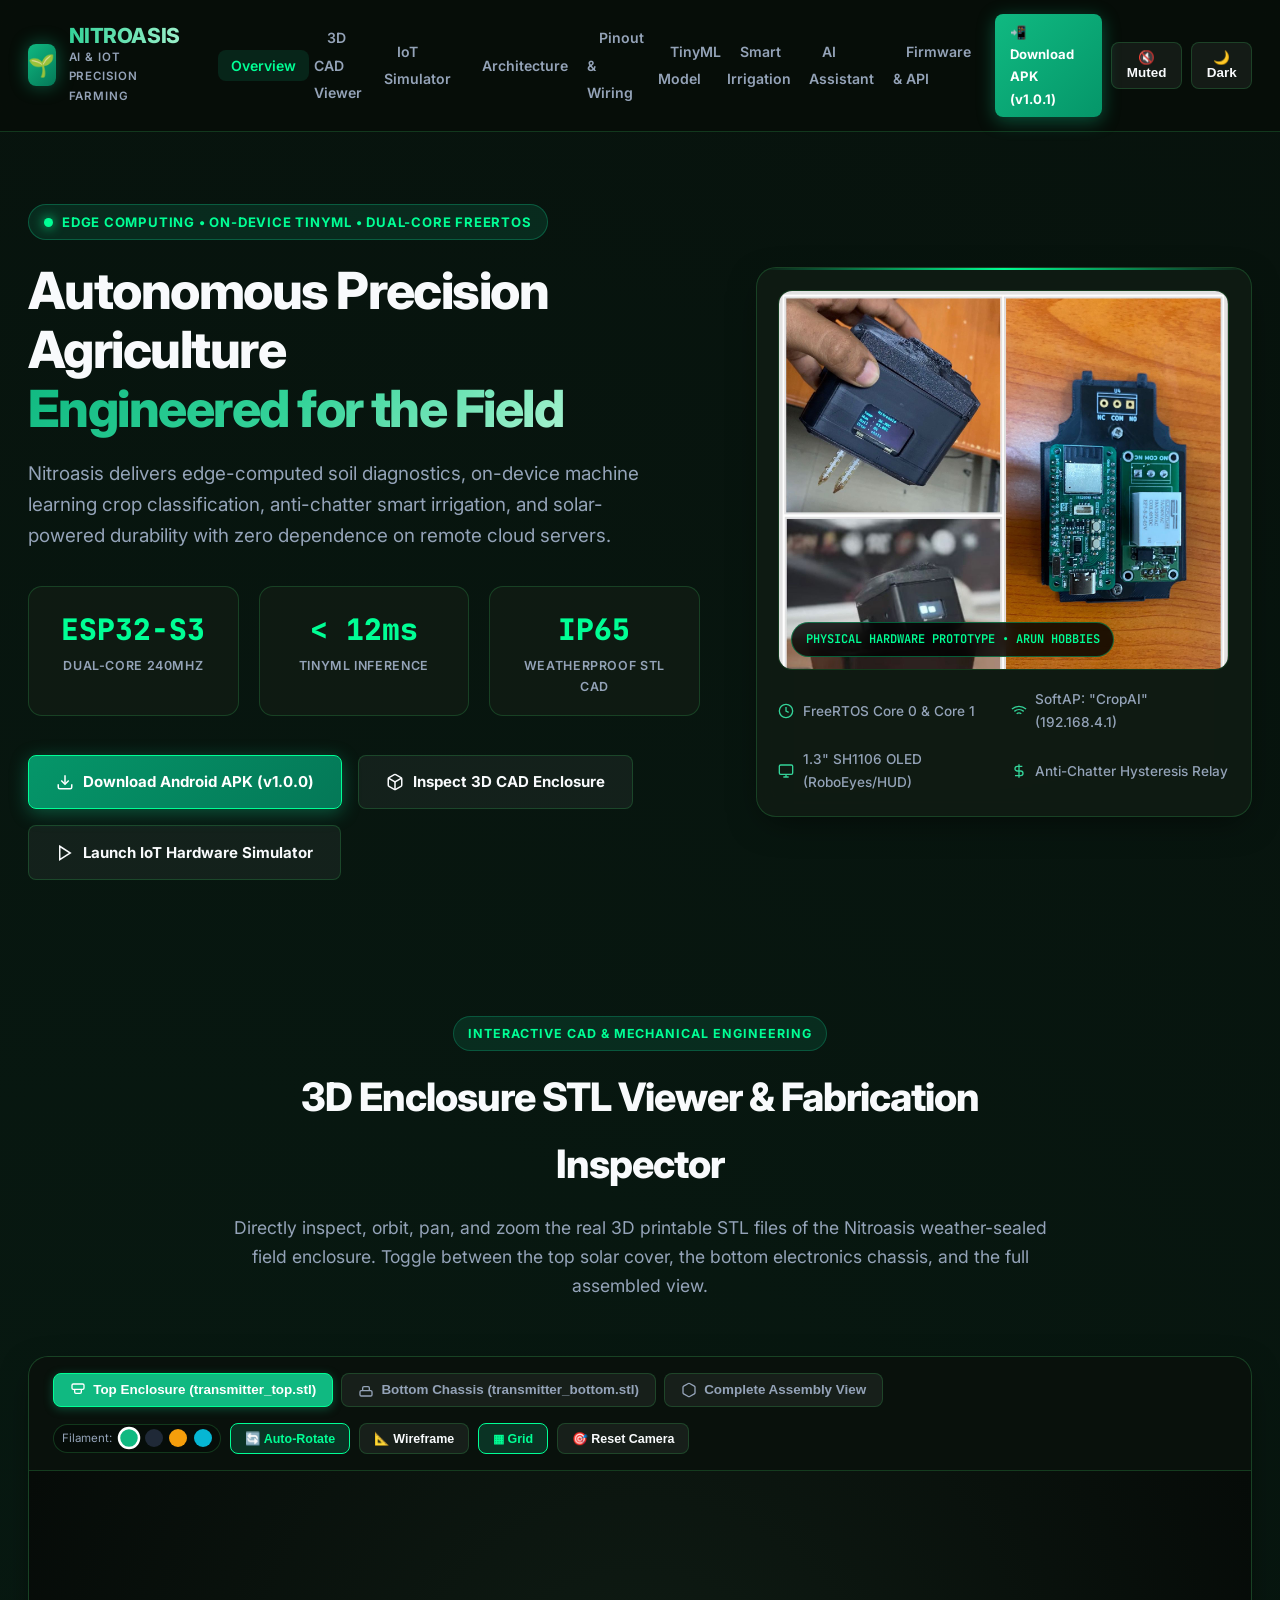
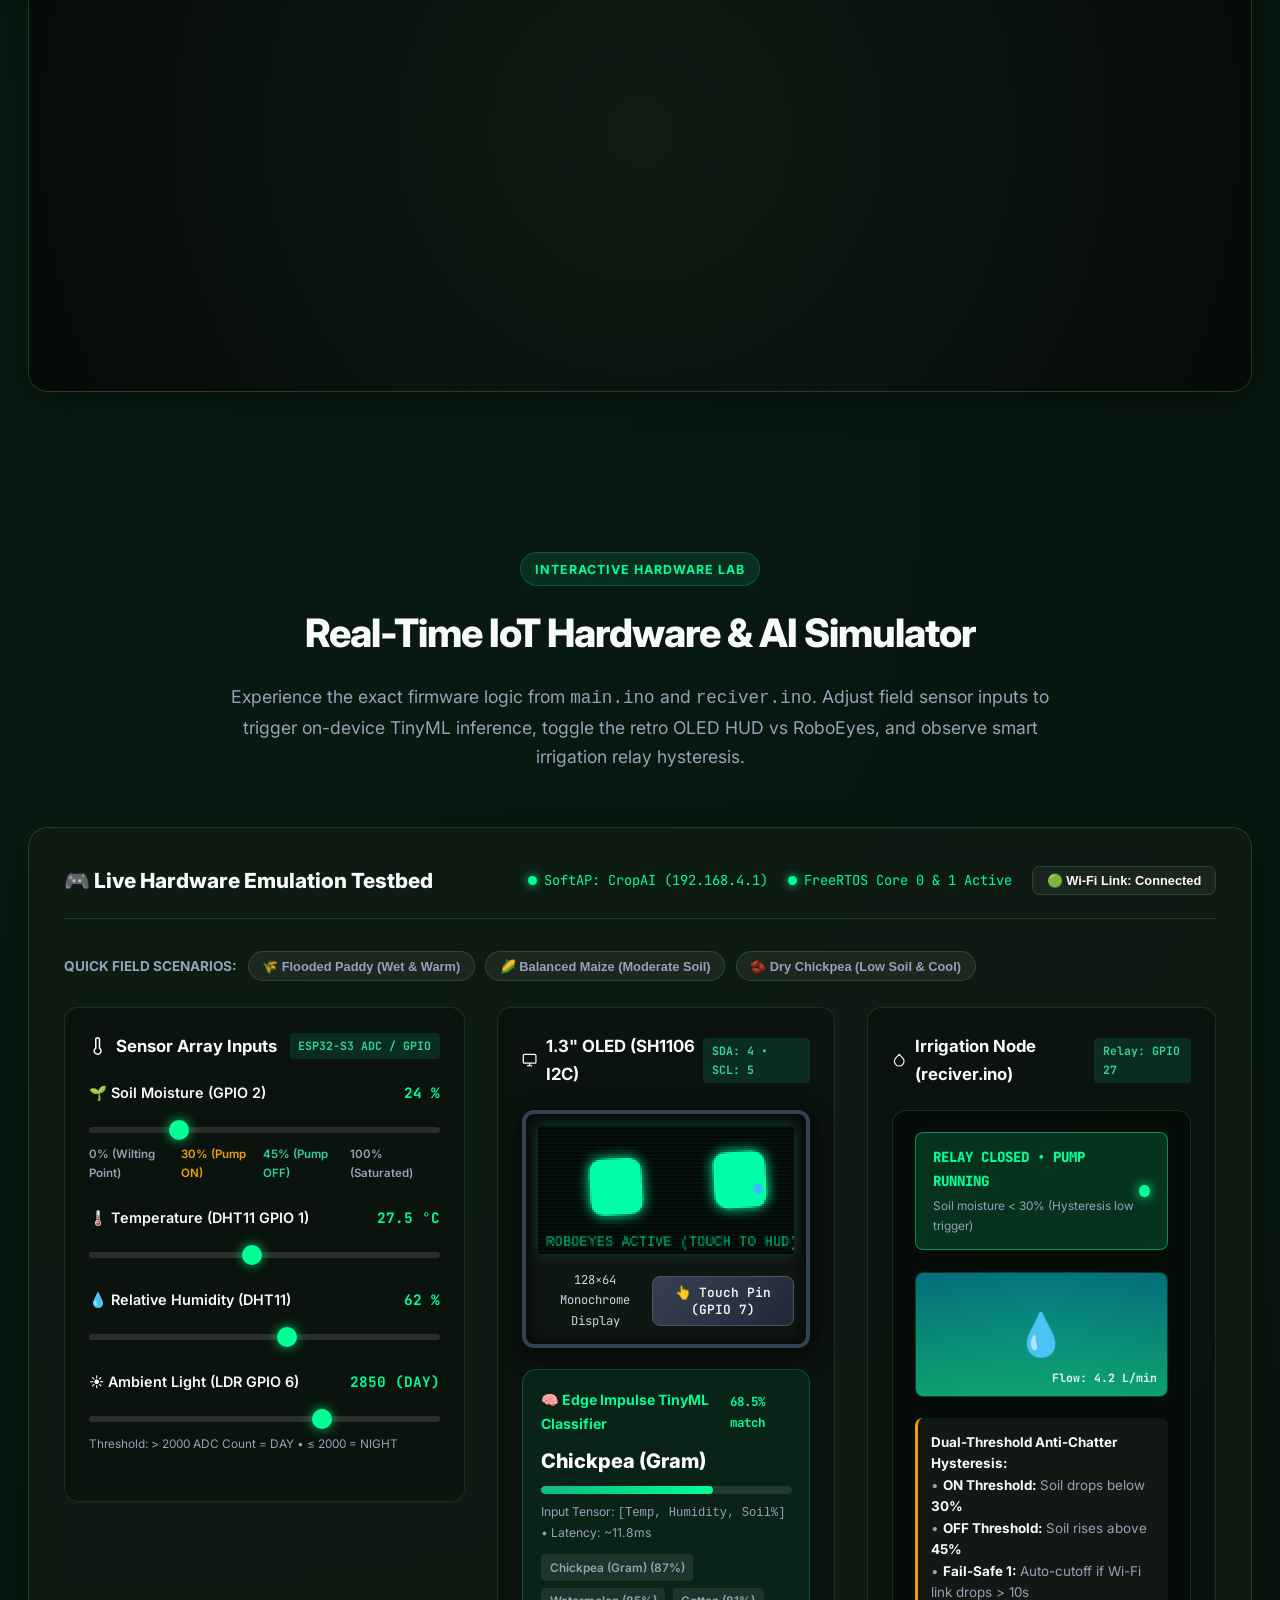
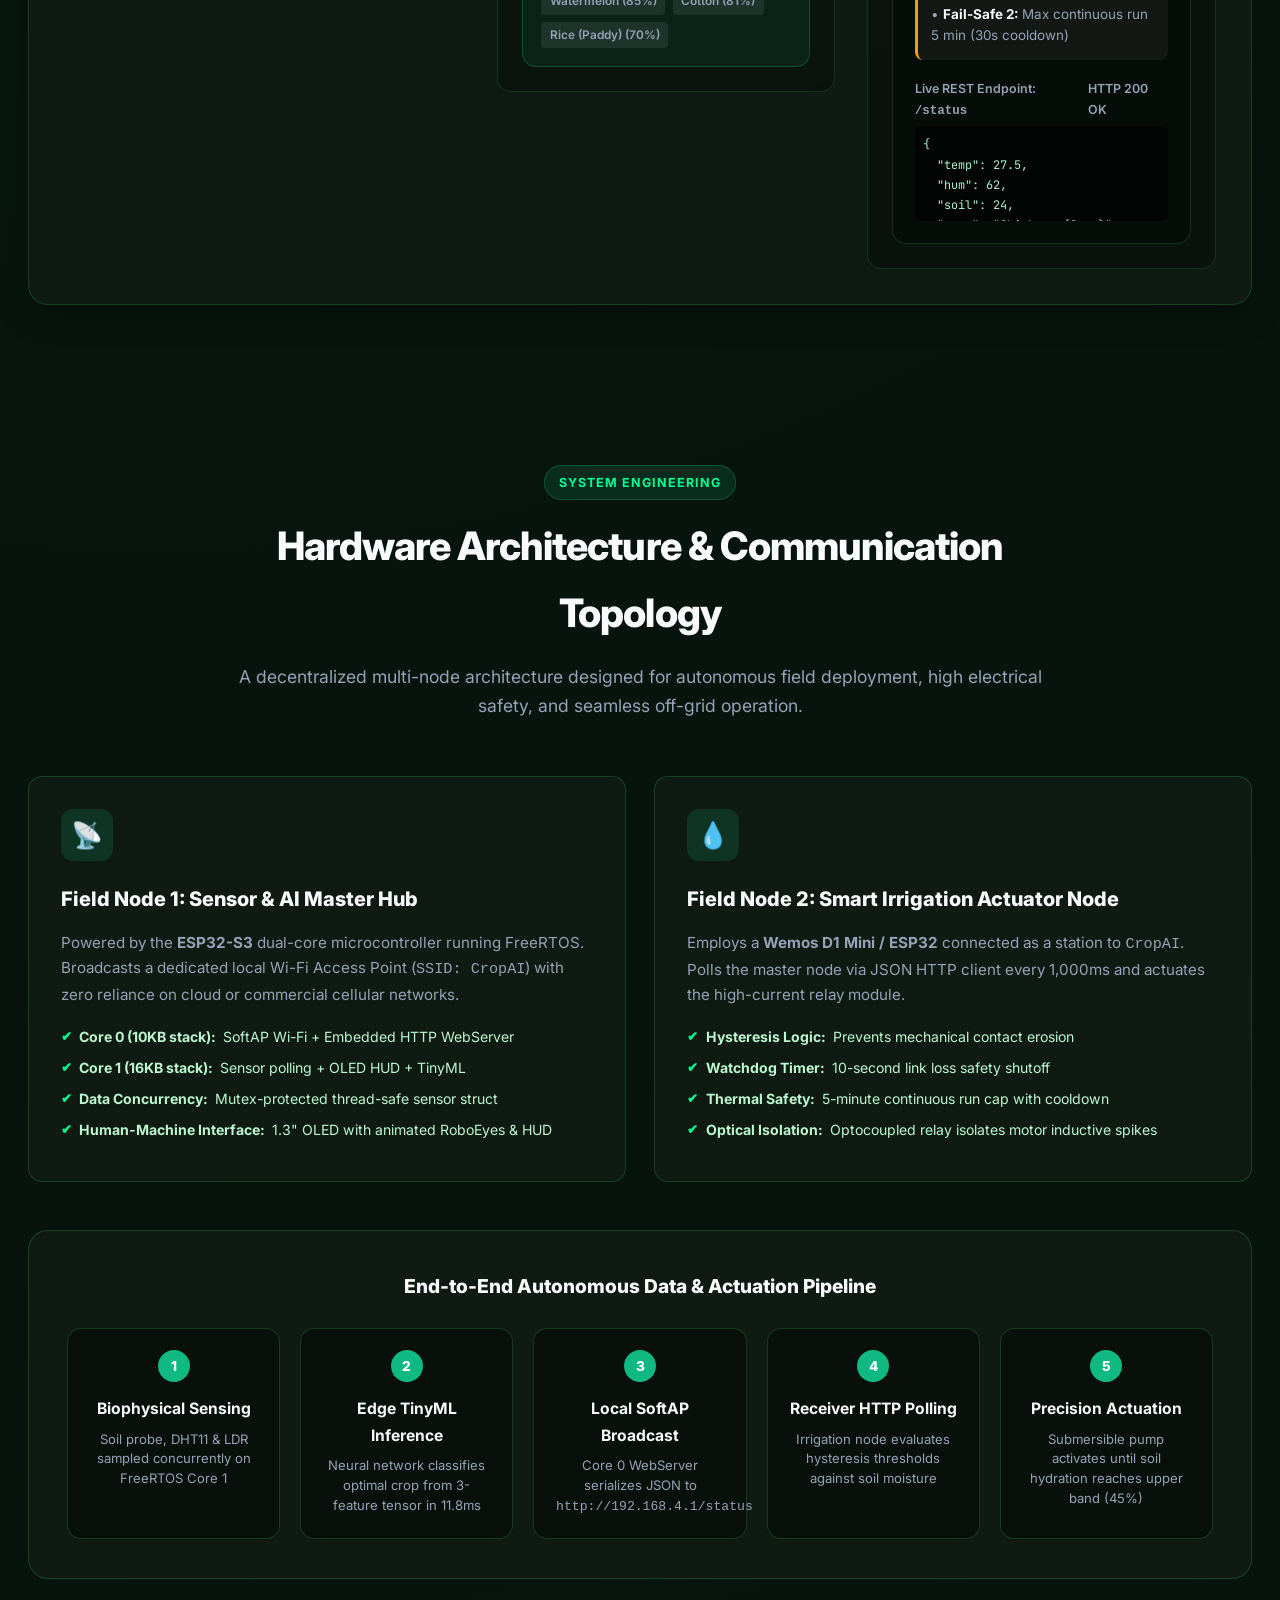
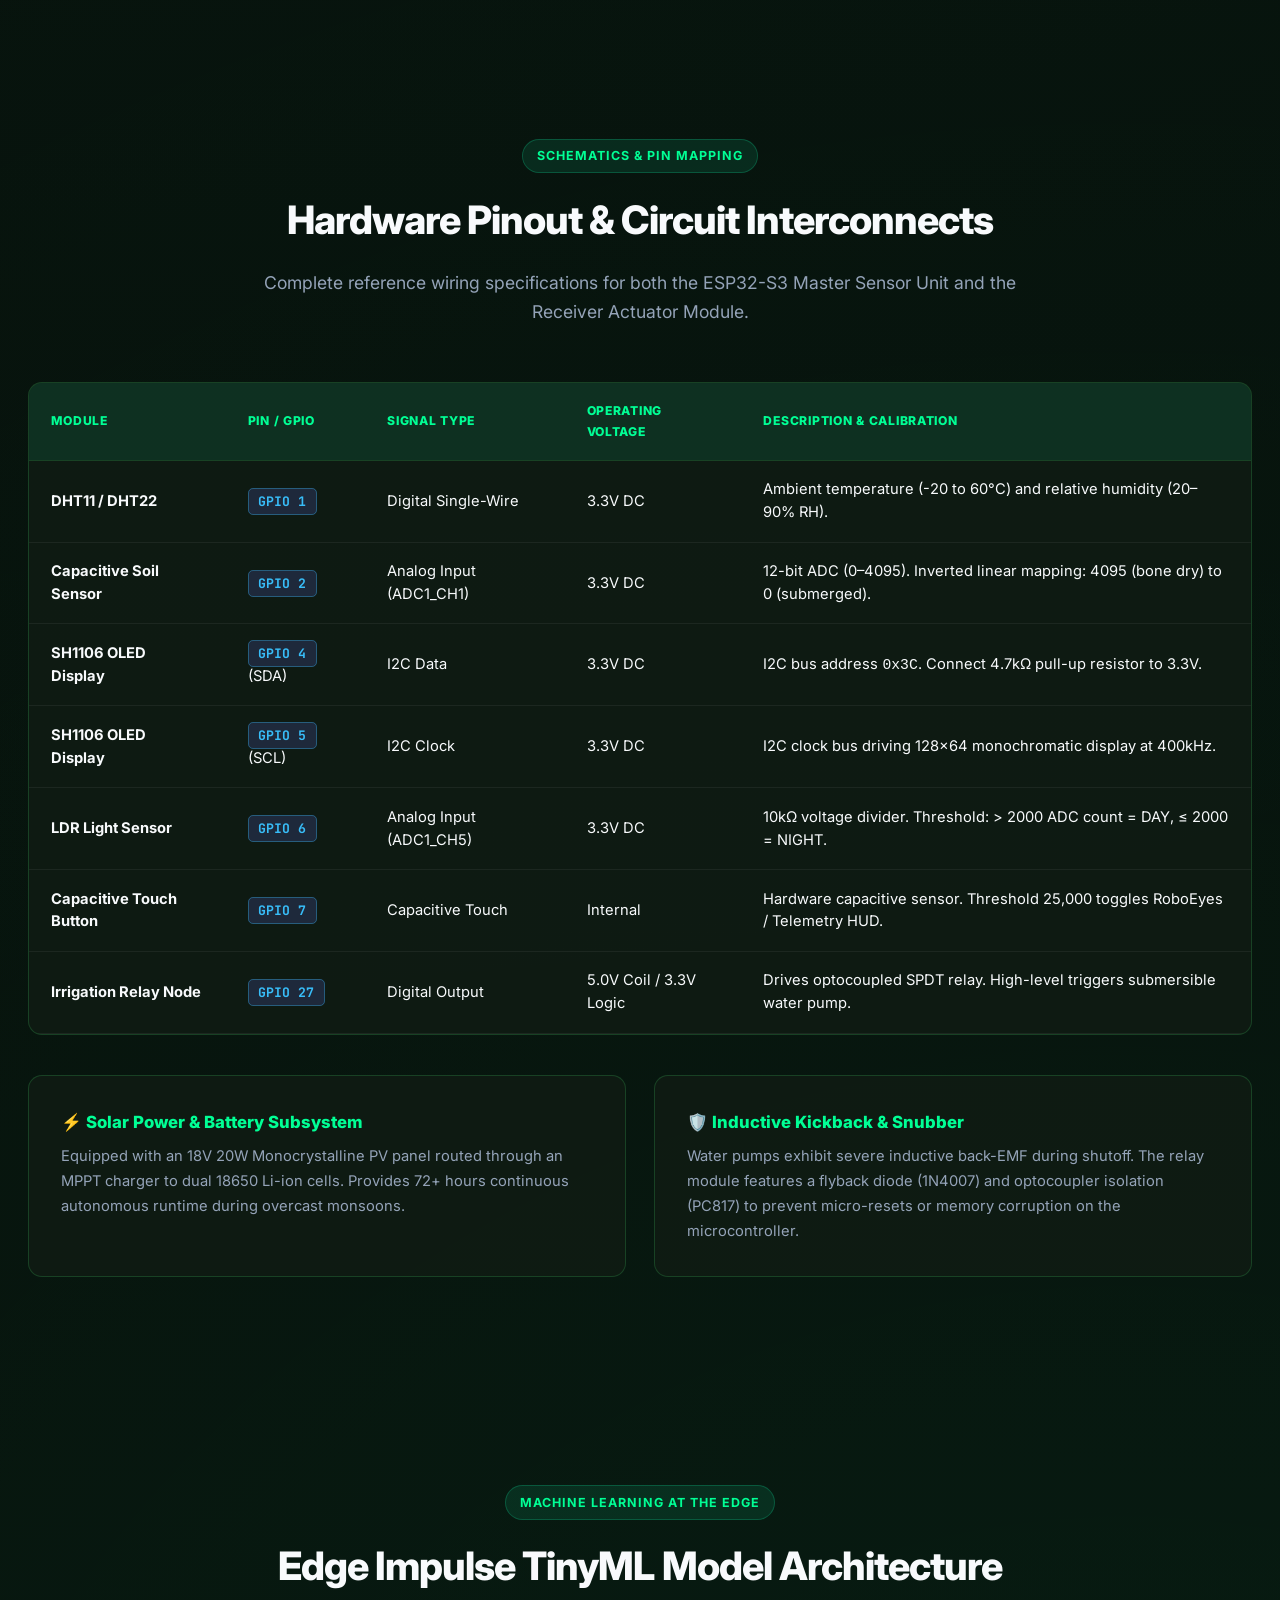
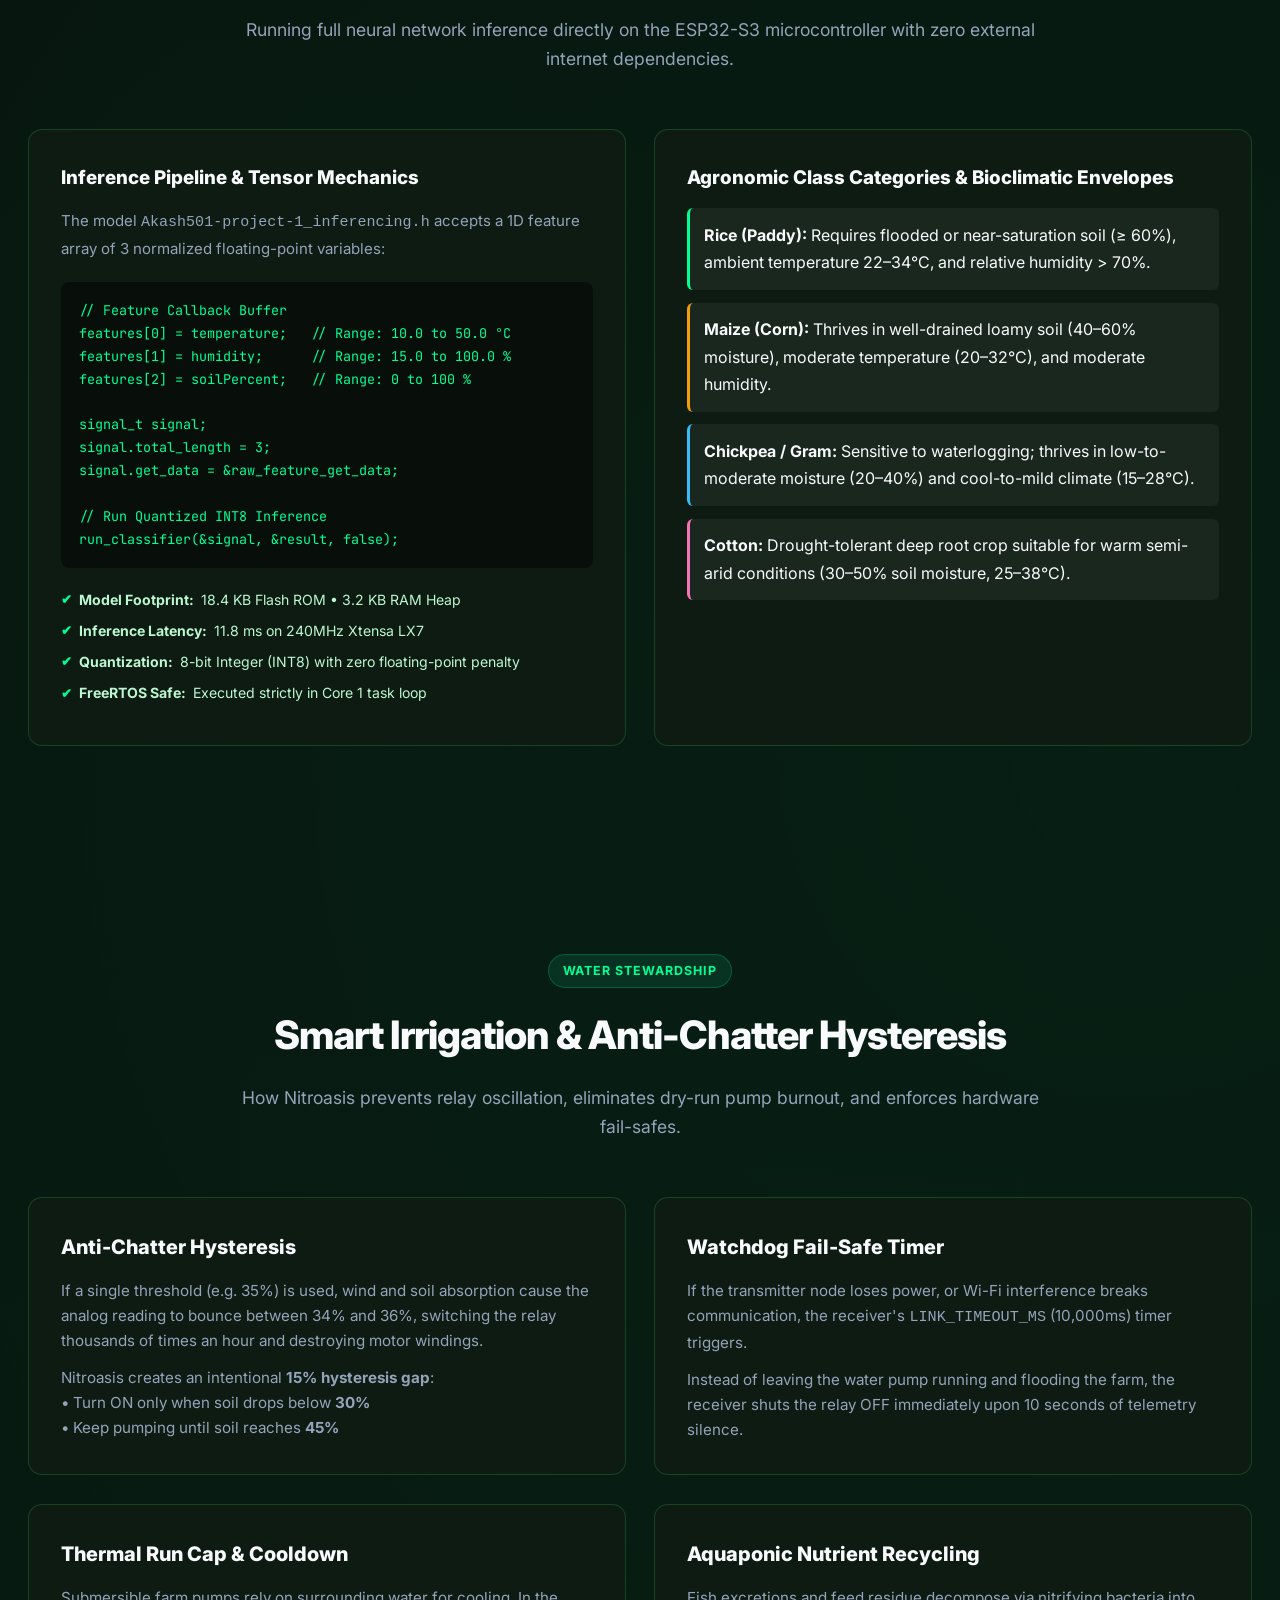
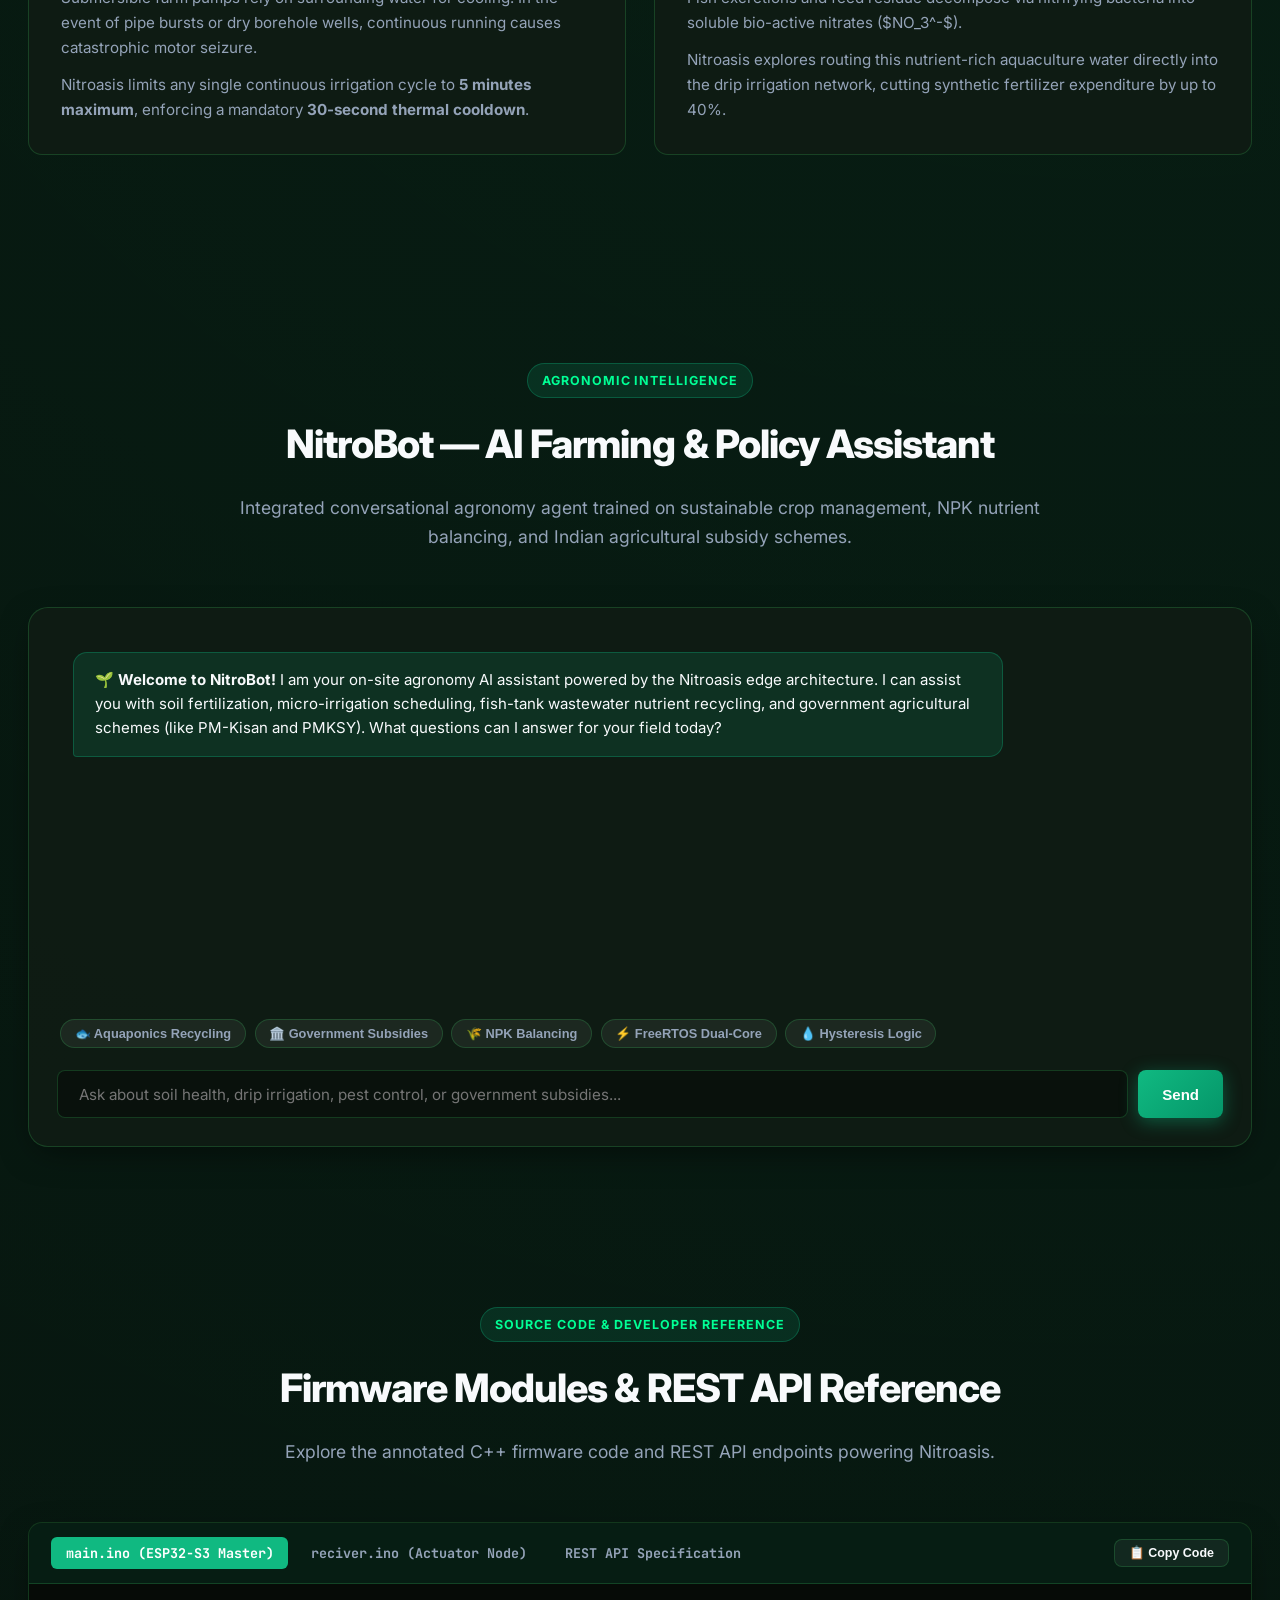
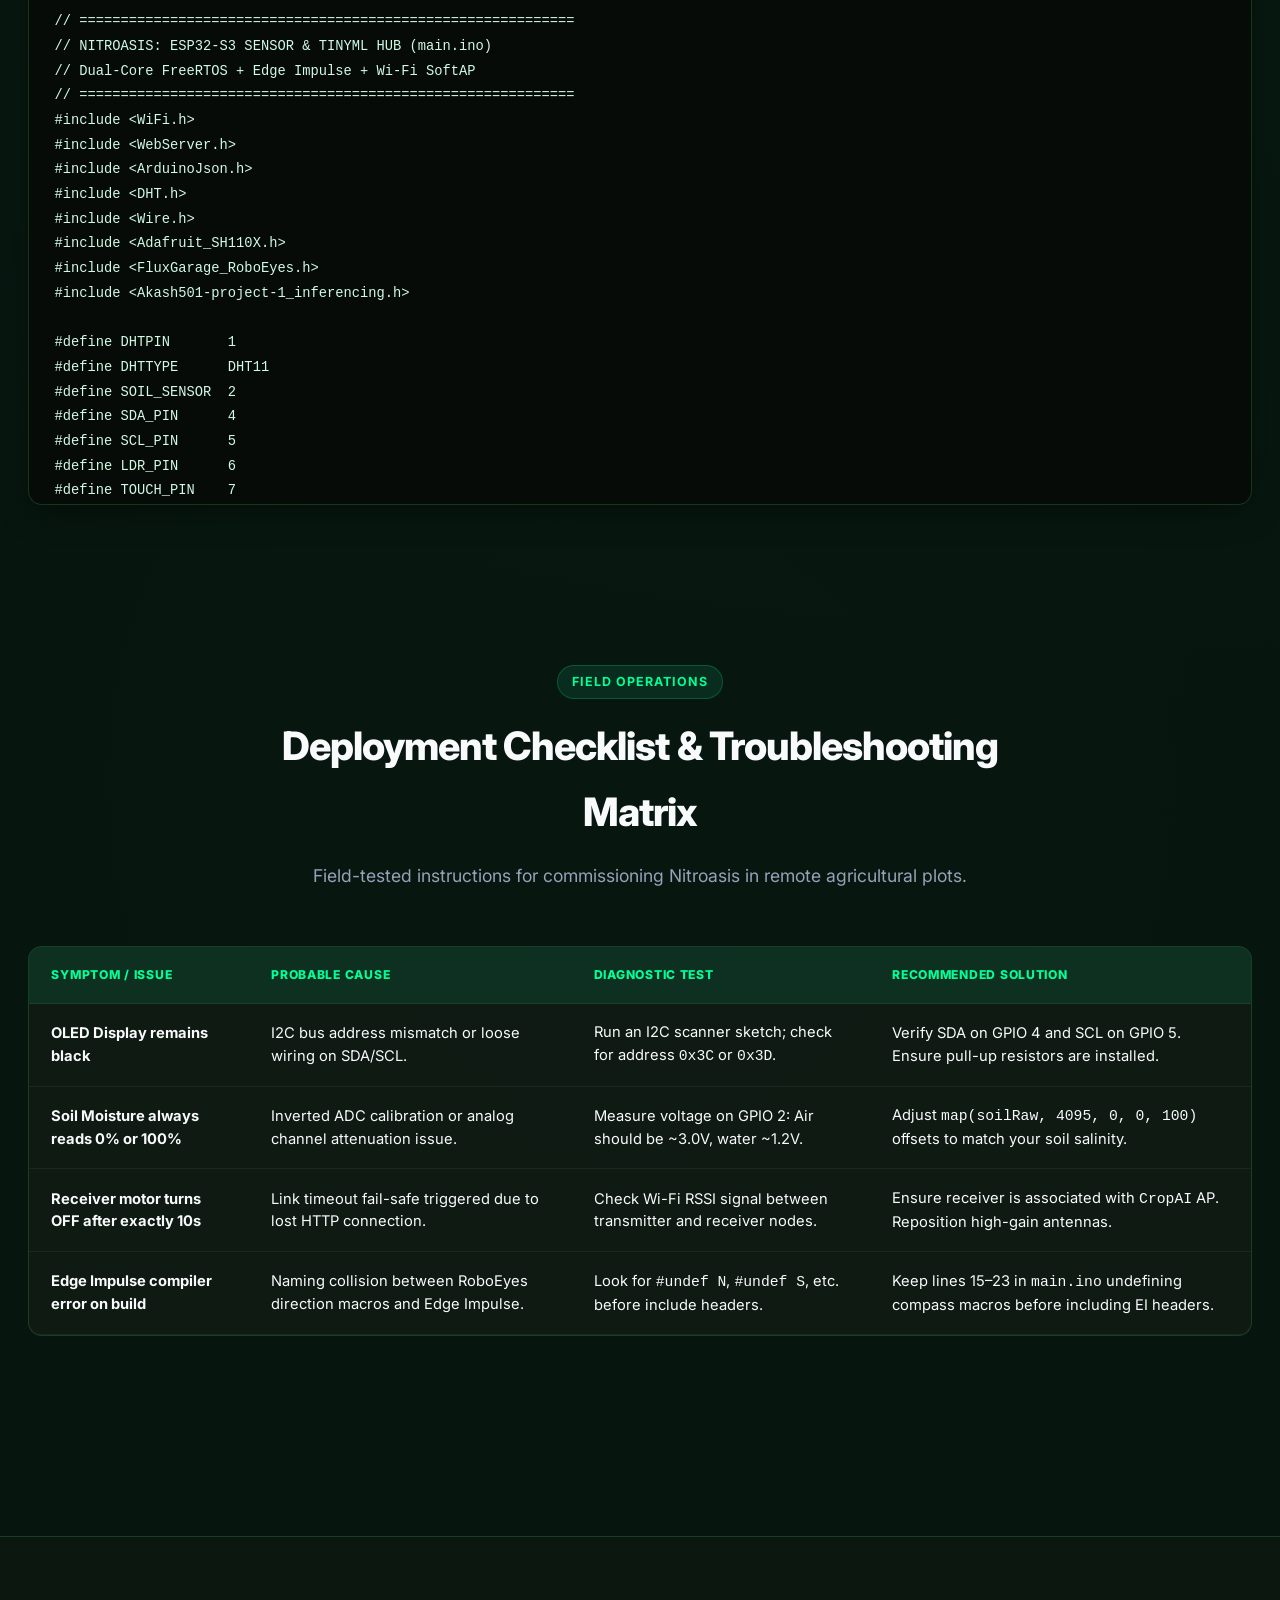
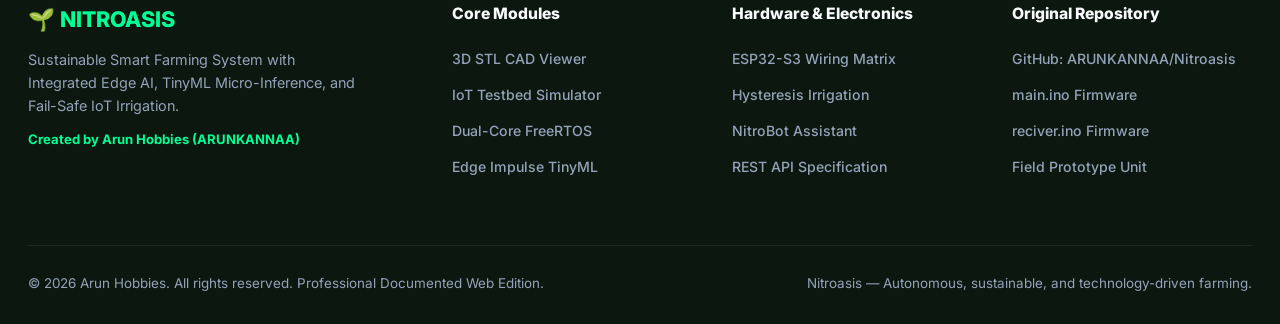
<file: index.html>
<!DOCTYPE html>
<html lang="en">
<head>
  <meta charset="UTF-8">
  <meta name="viewport" content="width=device-width, initial-scale=1.0">
  <title>NITROASIS — Professional Smart Agriculture & IoT Documentation Platform</title>
  <meta name="description" content="Professional engineering documentation and interactive 3D CAD & IoT testbed for Nitroasis, an AI and IoT-based precision agriculture and smart irrigation system.">
  <link rel="stylesheet" href="style.css">
  <link rel="preconnect" href="https://fonts.googleapis.com">
  <link rel="preconnect" href="https://fonts.gstatic.com" crossorigin>
  <link href="https://fonts.googleapis.com/css2?family=Inter:wght@400;500;600;700;800&family=JetBrains+Mono:wght@400;600;700&display=swap" rel="stylesheet">
  
  <link rel="manifest" href="manifest.json">
  <meta name="theme-color" content="#10B981">
  <link rel="apple-touch-icon" href="icon-192.png">
  
  <!-- 3D WebGL Dependencies (Locally Hosted) -->
  <script src="lib/three.min.js"></script>
  <script src="lib/OrbitControls.js"></script>
  <script src="lib/STLLoader.js"></script>
</head>
<body data-theme="dark">

  <!-- ==========================================================================
       NAVIGATION BAR
       ========================================================================== -->
  <header class="navbar">
    <div class="nav-container">
      <a href="#overview" class="brand">
        <div class="brand-icon">🌱</div>
        <div class="brand-text">
          <h1>NITROASIS</h1>
          <span>AI & IoT Precision Farming</span>
        </div>
      </a>

      <nav>
        <ul class="nav-links">
          <li><a href="#overview" class="nav-link active">Overview</a></li>
          <li><a href="#cad-viewer" class="nav-link">3D CAD Viewer</a></li>
          <li><a href="#simulator" class="nav-link">IoT Simulator</a></li>
          <li><a href="#architecture" class="nav-link">Architecture</a></li>
          <li><a href="#pinout" class="nav-link">Pinout & Wiring</a></li>
          <li><a href="#tinyml" class="nav-link">TinyML Model</a></li>
          <li><a href="#irrigation" class="nav-link">Smart Irrigation</a></li>
          <li><a href="#agronomist" class="nav-link">AI Assistant</a></li>
          <li><a href="#code" class="nav-link">Firmware & API</a></li>
        </ul>
      </nav>

      <div class="nav-actions">
        <a href="Nitroasis-v1.0.1.apk" download="Nitroasis-v1.0.1.apk" class="btn-primary" style="padding: 0.45rem 0.95rem; font-size: 0.82rem; text-decoration: none;" title="Download Android APK (v1.0.1)">
          📲 Download APK (v1.0.1)
        </a>
        <button id="audioToggleBtn" class="btn-icon" title="Toggle Hardware Audio Effects">
          🔇 Muted
        </button>
        <button id="themeToggleBtn" class="btn-icon" title="Toggle Color Theme">
          🌙 Dark
        </button>
      </div>
    </div>
  </header>

  <!-- ==========================================================================
       HERO SECTION
       ========================================================================== -->
  <section id="overview" class="hero">
    <div class="hero-content">
      <div class="hero-pill">
        <span class="live-pulse"></span>
        Edge Computing • On-Device TinyML • Dual-Core FreeRTOS
      </div>
      <h1 class="hero-title">
        Autonomous Precision Agriculture <br/>
        <span class="gradient-text">Engineered for the Field</span>
      </h1>
      <p class="hero-subtitle">
        Nitroasis delivers edge-computed soil diagnostics, on-device machine learning crop classification, anti-chatter smart irrigation, and solar-powered durability with zero dependence on remote cloud servers.
      </p>

      <div class="hero-stats">
        <div class="stat-box">
          <div class="stat-num">ESP32-S3</div>
          <div class="stat-label">Dual-Core 240MHz</div>
        </div>
        <div class="stat-box">
          <div class="stat-num">&lt; 12ms</div>
          <div class="stat-label">TinyML Inference</div>
        </div>
        <div class="stat-box">
          <div class="stat-num">IP65</div>
          <div class="stat-label">Weatherproof STL CAD</div>
        </div>
      </div>

      <div class="hero-buttons">
        <a href="https://github.com/ARUNKANNAA/Nitroasis/releases/latest" target="_blank" rel="noopener" class="btn-primary" style="background: linear-gradient(135deg, #059669, #047857); border: 1px solid var(--accent-neon);">
          <svg width="18" height="18" viewBox="0 0 24 24" fill="none" stroke="currentColor" stroke-width="2"><path d="M21 15v4a2 2 0 0 1-2 2H5a2 2 0 0 1-2-2v-4"></path><polyline points="7 10 12 15 17 10"></polyline><line x1="12" y1="15" x2="12" y2="3"></line></svg>
          Download Android APK (v1.0.0)
        </a>
        <a href="#cad-viewer" class="btn-secondary">
          <svg width="18" height="18" viewBox="0 0 24 24" fill="none" stroke="currentColor" stroke-width="2"><path d="M21 16V8a2 2 0 0 0-1-1.73l-7-4a2 2 0 0 0-2 0l-7 4A2 2 0 0 0 3 8v8a2 2 0 0 0 1 1.73l7 4a2 2 0 0 0 2 0l7-4A2 2 0 0 0 21 16z"></path><polyline points="3.27 6.96 12 12.01 20.73 6.96"></polyline><line x1="12" y1="22.08" x2="12" y2="12"></line></svg>
          Inspect 3D CAD Enclosure
        </a>
        <a href="#simulator" class="btn-secondary">
          <svg width="18" height="18" viewBox="0 0 24 24" fill="none" stroke="currentColor" stroke-width="2"><polygon points="5 3 19 12 5 21 5 3"></polygon></svg>
          Launch IoT Hardware Simulator
        </a>
      </div>
    </div>

    <!-- Actual Hardware Showcase Card -->
    <div class="hero-visual">
      <div class="hardware-card">
        <div class="hardware-img-wrap">
          <img src="hardware.jpg" alt="Nitroasis Real Field Sensor Hardware and 3D Printed Enclosure" class="hardware-img">
          <div class="hardware-badge">PHYSICAL HARDWARE PROTOTYPE • ARUN HOBBIES</div>
        </div>
        <div class="hardware-specs">
          <div class="spec-item">
            <svg width="16" height="16" viewBox="0 0 24 24" fill="none" stroke="currentColor" stroke-width="2"><circle cx="12" cy="12" r="10"></circle><polyline points="12 6 12 12 16 14"></polyline></svg>
            FreeRTOS Core 0 & Core 1
          </div>
          <div class="spec-item">
            <svg width="16" height="16" viewBox="0 0 24 24" fill="none" stroke="currentColor" stroke-width="2"><path d="M5 12.55a11 11 0 0 1 14.08 0"></path><path d="M1.42 9a16 16 0 0 1 21.16 0"></path><path d="M8.53 16.11a6 6 0 0 1 6.95 0"></path><line x1="12" y1="20" x2="12.01" y2="20"></line></svg>
            SoftAP: "CropAI" (192.168.4.1)
          </div>
          <div class="spec-item">
            <svg width="16" height="16" viewBox="0 0 24 24" fill="none" stroke="currentColor" stroke-width="2"><rect x="2" y="3" width="20" height="14" rx="2" ry="2"></rect><line x1="8" y1="21" x2="16" y2="21"></line><line x1="12" y1="17" x2="12" y2="21"></line></svg>
            1.3" SH1106 OLED (RoboEyes/HUD)
          </div>
          <div class="spec-item">
            <svg width="16" height="16" viewBox="0 0 24 24" fill="none" stroke="currentColor" stroke-width="2"><path d="M12 2v20M17 5H9.5a3.5 3.5 0 0 0 0 7h5a3.5 3.5 0 0 1 0 7H6"></path></svg>
            Anti-Chatter Hysteresis Relay
          </div>
        </div>
      </div>
    </div>
  </section>

  <!-- ==========================================================================
       INTERACTIVE 3D CAD STL VIEWER SECTION
       ========================================================================== -->
  <section id="cad-viewer" class="section">
    <div class="section-header">
      <span class="section-tag">Interactive CAD & Mechanical Engineering</span>
      <h2 class="section-title">3D Enclosure STL Viewer & Fabrication Inspector</h2>
      <p class="section-desc">
        Directly inspect, orbit, pan, and zoom the real 3D printable STL files of the Nitroasis weather-sealed field enclosure. Toggle between the top solar cover, the bottom electronics chassis, and the full assembled view.
      </p>
    </div>

    <div class="cad-viewer-card">
      <!-- Top Navigation & Toolbar -->
      <div class="cad-top-bar">
        <div class="cad-model-tabs">
          <button class="cad-model-btn active" data-model="top">
            <svg width="16" height="16" viewBox="0 0 24 24" fill="none" stroke="currentColor" stroke-width="2"><rect x="3" y="3" width="18" height="8" rx="2"></rect><path d="M7 11v4a2 2 0 0 0 2 2h6a2 2 0 0 0 2-2v-4"></path></svg>
            Top Enclosure (transmitter_top.stl)
          </button>
          <button class="cad-model-btn" data-model="bottom">
            <svg width="16" height="16" viewBox="0 0 24 24" fill="none" stroke="currentColor" stroke-width="2"><rect x="3" y="13" width="18" height="8" rx="2"></rect><path d="M7 13V9a2 2 0 0 1 2-2h6a2 2 0 0 1 2 2v4"></path></svg>
            Bottom Chassis (transmitter_bottom.stl)
          </button>
          <button class="cad-model-btn" data-model="assembly">
            <svg width="16" height="16" viewBox="0 0 24 24" fill="none" stroke="currentColor" stroke-width="2"><path d="M21 16V8a2 2 0 0 0-1-1.73l-7-4a2 2 0 0 0-2 0l-7 4A2 2 0 0 0 3 8v8a2 2 0 0 0 1 1.73l7 4a2 2 0 0 0 2 0l7-4A2 2 0 0 0 21 16z"></path></svg>
            Complete Assembly View
          </button>
        </div>

        <div class="cad-view-options">
          <!-- Material Color Picker -->
          <div class="cad-color-picker-wrap" title="Select Filament Simulation Material">
            <span style="font-size: 0.72rem; color: var(--text-dim); margin-right: 2px;">Filament:</span>
            <div class="cad-color-swatch swatch-emerald active" data-color="emerald" title="PETG Forest Green"></div>
            <div class="cad-color-swatch swatch-charcoal" data-color="charcoal" title="ASA Matte Charcoal"></div>
            <div class="cad-color-swatch swatch-orange" data-color="orange" title="Safety Solar Orange"></div>
            <div class="cad-color-swatch swatch-cyan" data-color="cyan" title="Industrial Polymer Cyan"></div>
          </div>

          <button id="btnCadAutoRotate" class="cad-tool-btn active" title="Toggle 360° Automatic Showcase Rotation">
            🔄 Auto-Rotate
          </button>
          <button id="btnCadWireframe" class="cad-tool-btn" title="Toggle Wireframe Mesh">
            📐 Wireframe
          </button>
          <button id="btnCadGrid" class="cad-tool-btn active" title="Toggle Reference Floor Grid">
            ▦ Grid
          </button>
          <button id="btnCadResetCam" class="cad-tool-btn" title="Reset Isometric Camera Angle">
            🎯 Reset Camera
          </button>
        </div>
      </div>

      <!-- WebGL Canvas Container -->
      <div id="cadCanvasContainer">
        <!-- Loading State -->
        <div id="cadLoadingIndicator" class="cad-loading">
          <div class="spinner"></div>
          <span style="font-size: 0.88rem; font-family: var(--font-mono); color: var(--accent-neon);">
            Parsing Binary STL Geometry...
          </span>
        </div>

        <!-- Real-Time Computed Geometric Dimensions HUD -->
        <div class="cad-specs-badge">
          <h4 id="cadModelName">Top Enclosure (transmitter_top.stl)</h4>
          <div class="cad-spec-row">
            <span>Dimensions:</span>
            <strong id="cadDimensions">90.0 × 102.0 × 21.5 mm</strong>
          </div>
          <div class="cad-spec-row">
            <span>Triangle Count:</span>
            <strong id="cadTriangles">20,874 Polygons</strong>
          </div>
          <div class="cad-spec-row">
            <span>Estimated Weight:</span>
            <strong id="cadWeightEst">~45.2 g (PETG @ 25% Infill)</strong>
          </div>
          <div class="cad-spec-row">
            <span>Recommended Filament:</span>
            <strong style="color: var(--accent-neon);">PETG / ASA (UV Stable)</strong>
          </div>
        </div>

        <!-- Mouse Navigation Instructions Hint -->
        <div class="cad-instructions-hint">
          <span>🖱️ <strong>Left Click + Drag:</strong> Orbit / Rotate</span>
          <span>•</span>
          <span>🔍 <strong>Scroll Wheel:</strong> Zoom In / Out</span>
          <span>•</span>
          <span>✋ <strong>Right Click + Drag:</strong> Pan</span>
        </div>
      </div>
    </div>
  </section>

  <!-- ==========================================================================
       INTERACTIVE IOT SIMULATOR & HARDWARE SANDBOX
       ========================================================================== -->
  <section id="simulator" class="section">
    <div class="section-header">
      <span class="section-tag">Interactive Hardware Lab</span>
      <h2 class="section-title">Real-Time IoT Hardware & AI Simulator</h2>
      <p class="section-desc">
        Experience the exact firmware logic from <code>main.ino</code> and <code>reciver.ino</code>. Adjust field sensor inputs to trigger on-device TinyML inference, toggle the retro OLED HUD vs RoboEyes, and observe smart irrigation relay hysteresis.
      </p>
    </div>

    <div class="simulator-container">
      <div class="simulator-top-bar">
        <div class="sim-title">
          <span>🎮 Live Hardware Emulation Testbed</span>
        </div>
        <div class="sim-status-indicators">
          <div class="indicator active">
            <span class="dot-indicator"></span>
            <span>SoftAP: CropAI (192.168.4.1)</span>
          </div>
          <div class="indicator active">
            <span class="dot-indicator"></span>
            <span>FreeRTOS Core 0 & 1 Active</span>
          </div>
          <button id="wifiToggleBtn" class="btn-secondary" style="padding: 0.38rem 0.85rem; font-size: 0.8rem;">
            🟢 Wi-Fi Link: Connected
          </button>
        </div>
      </div>

      <!-- Quick Preset Selector -->
      <div style="display: flex; gap: 0.65rem; align-items: center; margin-bottom: 1.6rem; flex-wrap: wrap;">
        <span style="font-size: 0.85rem; font-weight: 700; color: var(--text-dim); text-transform: uppercase;">Quick Field Scenarios:</span>
        <button id="presetPaddy" class="prompt-chip">🌾 Flooded Paddy (Wet & Warm)</button>
        <button id="presetMaize" class="prompt-chip">🌽 Balanced Maize (Moderate Soil)</button>
        <button id="presetChickpea" class="prompt-chip">🫘 Dry Chickpea (Low Soil & Cool)</button>
      </div>

      <div class="simulator-grid">
        <!-- Panel 1: Environmental Sensor Controls -->
        <div class="sim-panel">
          <div class="panel-header">
            <span class="panel-title">
              <svg width="18" height="18" viewBox="0 0 24 24" fill="none" stroke="currentColor" stroke-width="2"><path d="M14 14.76V3.5a2.5 2.5 0 0 0-5 0v11.26a4.5 4.5 0 1 0 5 0z"></path></svg>
              Sensor Array Inputs
            </span>
            <span class="badge-pin">ESP32-S3 ADC / GPIO</span>
          </div>

          <!-- Soil Moisture -->
          <div class="control-group">
            <div class="control-label">
              <span>🌱 Soil Moisture (GPIO 2)</span>
              <span id="soilVal" class="control-val">24 %</span>
            </div>
            <input type="range" id="soilSlider" class="range-slider" min="0" max="100" value="24">
            <div style="display: flex; justify-content: space-between; font-size: 0.72rem; color: var(--text-dim); margin-top: 4px; font-weight: 600;">
              <span>0% (Wilting Point)</span>
              <span style="color: var(--accent-amber);">30% (Pump ON)</span>
              <span style="color: var(--primary-light);">45% (Pump OFF)</span>
              <span>100% (Saturated)</span>
            </div>
          </div>

          <!-- Ambient Temperature -->
          <div class="control-group">
            <div class="control-label">
              <span>🌡️ Temperature (DHT11 GPIO 1)</span>
              <span id="tempVal" class="control-val">27.5 °C</span>
            </div>
            <input type="range" id="tempSlider" class="range-slider" min="10" max="48" step="0.5" value="27.5">
          </div>

          <!-- Relative Humidity -->
          <div class="control-group">
            <div class="control-label">
              <span>💧 Relative Humidity (DHT11)</span>
              <span id="humVal" class="control-val">62 %</span>
            </div>
            <input type="range" id="humSlider" class="range-slider" min="15" max="98" value="62">
          </div>

          <!-- Light Sensor LDR -->
          <div class="control-group">
            <div class="control-label">
              <span>☀️ Ambient Light (LDR GPIO 6)</span>
              <span id="ldrVal" class="control-val">2850 (DAY)</span>
            </div>
            <input type="range" id="ldrSlider" class="range-slider" min="300" max="4095" step="50" value="2850">
            <div style="font-size: 0.74rem; color: var(--text-dim); margin-top: 4px;">
              Threshold: &gt; 2000 ADC Count = DAY • &le; 2000 = NIGHT
            </div>
          </div>
        </div>

        <!-- Panel 2: OLED Display & TinyML Intelligence -->
        <div class="sim-panel">
          <div class="panel-header">
            <span class="panel-title">
              <svg width="18" height="18" viewBox="0 0 24 24" fill="none" stroke="currentColor" stroke-width="2"><rect x="2" y="3" width="20" height="14" rx="2" ry="2"></rect><line x1="8" y1="21" x2="16" y2="21"></line><line x1="12" y1="17" x2="12" y2="21"></line></svg>
              1.3" OLED (SH1106 I2C)
            </span>
            <span class="badge-pin">SDA: 4 • SCL: 5</span>
          </div>

          <!-- OLED Screen Simulator -->
          <div class="oled-frame">
            <div class="oled-canvas-wrap">
              <canvas id="oledCanvas" width="128" height="64"></canvas>
            </div>
            <div class="oled-controls">
              <span style="font-size: 0.76rem; color: #cbd5e1; font-family: var(--font-mono);">
                128×64 Monochrome Display
              </span>
              <button id="touchTriggerBtn" class="btn-touch" title="Simulates touching GPIO 7">
                👆 Touch Pin (GPIO 7)
              </button>
            </div>
          </div>

          <!-- TinyML Inference Card -->
          <div class="tinyml-card">
            <div class="tinyml-header">
              <span class="tinyml-title">🧠 Edge Impulse TinyML Classifier</span>
              <span id="cropRecConf" style="font-size: 0.78rem; font-family: var(--font-mono); color: var(--accent-neon); font-weight: 700;">94.6% match</span>
            </div>
            <div style="font-size: 1.25rem; font-weight: 800; color: #ffffff;" id="cropRecName">
              Maize (Corn)
            </div>
            <div class="confidence-bar-bg">
              <div id="cropRecBar" class="confidence-bar-fill"></div>
            </div>
            <div style="font-size: 0.76rem; color: var(--text-dim); margin-top: 5px;">
              Input Tensor: <code>[Temp, Humidity, Soil%]</code> • Latency: ~11.8ms
            </div>
            <div id="tinymlCandidates" class="tinyml-tags"></div>
          </div>
        </div>

        <!-- Panel 3: Receiver Node & Smart Irrigation Actuator -->
        <div class="sim-panel">
          <div class="panel-header">
            <span class="panel-title">
              <svg width="18" height="18" viewBox="0 0 24 24" fill="none" stroke="currentColor" stroke-width="2"><path d="M12 2.69l5.66 5.66a8 8 0 1 1-11.31 0z"></path></svg>
              Irrigation Node (reciver.ino)
            </span>
            <span class="badge-pin">Relay: GPIO 27</span>
          </div>

          <div class="actuator-card">
            <div id="relayBanner" class="relay-status-banner pump-active">
              <div>
                <div id="pumpStatusText" style="font-size: 0.88rem; font-weight: 800; font-family: var(--font-mono); color: var(--accent-neon);">
                  RELAY CLOSED • PUMP RUNNING
                </div>
                <div id="pumpReasonText" style="font-size: 0.74rem; color: var(--text-dim); margin-top: 2px;">
                  Soil moisture &lt; 30% (Hysteresis low trigger)
                </div>
              </div>
              <div class="live-pulse" style="width: 12px; height: 12px;"></div>
            </div>

            <!-- Pump Visual & Water Animation -->
            <div id="pumpVisualBox" class="pump-visual-box pump-active">
              <div class="water-flow-animation"></div>
              <div class="pump-icon-wrap">
                💧
              </div>
              <div style="position: absolute; bottom: 8px; right: 10px; font-size: 0.72rem; font-family: var(--font-mono); color: rgba(255,255,255,0.9); z-index: 3; font-weight: 700;">
                Flow: 4.2 L/min
              </div>
            </div>

            <div class="hysteresis-box">
              <strong>Dual-Threshold Anti-Chatter Hysteresis:</strong><br/>
              • <strong>ON Threshold:</strong> Soil drops below <strong>30%</strong><br/>
              • <strong>OFF Threshold:</strong> Soil rises above <strong>45%</strong><br/>
              • <strong>Fail-Safe 1:</strong> Auto-cutoff if Wi-Fi link drops &gt; 10s<br/>
              • <strong>Fail-Safe 2:</strong> Max continuous run 5 min (30s cooldown)
            </div>

            <!-- SoftAP Live JSON Feed -->
            <div style="margin-top: 0.85rem;">
              <div style="display: flex; justify-content: space-between; font-size: 0.78rem; color: var(--text-dim); margin-bottom: 4px; font-weight: 600;">
                <span>Live REST Endpoint: <code>/status</code></span>
                <span>HTTP 200 OK</span>
              </div>
              <pre id="liveStatusJson" style="background: rgba(0,0,0,0.55); padding: 8px; border-radius: 6px; font-family: var(--font-mono); font-size: 0.74rem; color: #a7f3d0; margin: 0; max-height: 95px; overflow-y: auto;"></pre>
            </div>
          </div>
        </div>
      </div>
    </div>
  </section>

  <!-- ==========================================================================
       SYSTEM ARCHITECTURE & IOT NETWORK TOPOLOGY
       ========================================================================== -->
  <section id="architecture" class="section">
    <div class="section-header">
      <span class="section-tag">System Engineering</span>
      <h2 class="section-title">Hardware Architecture & Communication Topology</h2>
      <p class="section-desc">
        A decentralized multi-node architecture designed for autonomous field deployment, high electrical safety, and seamless off-grid operation.
      </p>
    </div>

    <div class="arch-grid">
      <!-- Node 1 -->
      <div class="arch-card">
        <div class="arch-icon">📡</div>
        <h3 class="arch-title">Field Node 1: Sensor & AI Master Hub</h3>
        <p class="arch-text">
          Powered by the <strong>ESP32-S3</strong> dual-core microcontroller running FreeRTOS. Broadcasts a dedicated local Wi-Fi Access Point (<code>SSID: CropAI</code>) with zero reliance on cloud or commercial cellular networks.
        </p>
        <ul class="arch-list">
          <li><strong>Core 0 (10KB stack):</strong> SoftAP Wi-Fi + Embedded HTTP WebServer</li>
          <li><strong>Core 1 (16KB stack):</strong> Sensor polling + OLED HUD + TinyML</li>
          <li><strong>Data Concurrency:</strong> Mutex-protected thread-safe sensor struct</li>
          <li><strong>Human-Machine Interface:</strong> 1.3" OLED with animated RoboEyes & HUD</li>
        </ul>
      </div>

      <!-- Node 2 -->
      <div class="arch-card">
        <div class="arch-icon">💧</div>
        <h3 class="arch-title">Field Node 2: Smart Irrigation Actuator Node</h3>
        <p class="arch-text">
          Employs a <strong>Wemos D1 Mini / ESP32</strong> connected as a station to <code>CropAI</code>. Polls the master node via JSON HTTP client every 1,000ms and actuates the high-current relay module.
        </p>
        <ul class="arch-list">
          <li><strong>Hysteresis Logic:</strong> Prevents mechanical contact erosion</li>
          <li><strong>Watchdog Timer:</strong> 10-second link loss safety shutoff</li>
          <li><strong>Thermal Safety:</strong> 5-minute continuous run cap with cooldown</li>
          <li><strong>Optical Isolation:</strong> Optocoupled relay isolates motor inductive spikes</li>
        </ul>
      </div>
    </div>

    <!-- Dataflow Timeline -->
    <div class="flow-diagram">
      <h3 style="font-size: 1.2rem; font-weight: 800; margin-bottom: 1.6rem; text-align: center;">
        End-to-End Autonomous Data & Actuation Pipeline
      </h3>
      <div class="flow-steps">
        <div class="flow-step">
          <div class="flow-step-num">1</div>
          <div class="flow-step-title">Biophysical Sensing</div>
          <div class="flow-step-sub">Soil probe, DHT11 & LDR sampled concurrently on FreeRTOS Core 1</div>
        </div>

        <div class="flow-step">
          <div class="flow-step-num">2</div>
          <div class="flow-step-title">Edge TinyML Inference</div>
          <div class="flow-step-sub">Neural network classifies optimal crop from 3-feature tensor in 11.8ms</div>
        </div>

        <div class="flow-step">
          <div class="flow-step-num">3</div>
          <div class="flow-step-title">Local SoftAP Broadcast</div>
          <div class="flow-step-sub">Core 0 WebServer serializes JSON to <code>http://192.168.4.1/status</code></div>
        </div>

        <div class="flow-step">
          <div class="flow-step-num">4</div>
          <div class="flow-step-title">Receiver HTTP Polling</div>
          <div class="flow-step-sub">Irrigation node evaluates hysteresis thresholds against soil moisture</div>
        </div>

        <div class="flow-step">
          <div class="flow-step-num">5</div>
          <div class="flow-step-title">Precision Actuation</div>
          <div class="flow-step-sub">Submersible pump activates until soil hydration reaches upper band (45%)</div>
        </div>
      </div>
    </div>
  </section>

  <!-- ==========================================================================
       HARDWARE PINOUT & WIRING MATRIX
       ========================================================================== -->
  <section id="pinout" class="section">
    <div class="section-header">
      <span class="section-tag">Schematics & Pin Mapping</span>
      <h2 class="section-title">Hardware Pinout & Circuit Interconnects</h2>
      <p class="section-desc">
        Complete reference wiring specifications for both the ESP32-S3 Master Sensor Unit and the Receiver Actuator Module.
      </p>
    </div>

    <div class="table-container">
      <table class="tech-table">
        <thead>
          <tr>
            <th>Module</th>
            <th>Pin / GPIO</th>
            <th>Signal Type</th>
            <th>Operating Voltage</th>
            <th>Description & Calibration</th>
          </tr>
        </thead>
        <tbody>
          <tr>
            <td><strong>DHT11 / DHT22</strong></td>
            <td><span class="badge-gpio">GPIO 1</span></td>
            <td>Digital Single-Wire</td>
            <td>3.3V DC</td>
            <td>Ambient temperature (-20 to 60°C) and relative humidity (20–90% RH).</td>
          </tr>
          <tr>
            <td><strong>Capacitive Soil Sensor</strong></td>
            <td><span class="badge-gpio">GPIO 2</span></td>
            <td>Analog Input (ADC1_CH1)</td>
            <td>3.3V DC</td>
            <td>12-bit ADC (0–4095). Inverted linear mapping: 4095 (bone dry) to 0 (submerged).</td>
          </tr>
          <tr>
            <td><strong>SH1106 OLED Display</strong></td>
            <td><span class="badge-gpio">GPIO 4</span> (SDA)</td>
            <td>I2C Data</td>
            <td>3.3V DC</td>
            <td>I2C bus address <code>0x3C</code>. Connect 4.7kΩ pull-up resistor to 3.3V.</td>
          </tr>
          <tr>
            <td><strong>SH1106 OLED Display</strong></td>
            <td><span class="badge-gpio">GPIO 5</span> (SCL)</td>
            <td>I2C Clock</td>
            <td>3.3V DC</td>
            <td>I2C clock bus driving 128×64 monochromatic display at 400kHz.</td>
          </tr>
          <tr>
            <td><strong>LDR Light Sensor</strong></td>
            <td><span class="badge-gpio">GPIO 6</span></td>
            <td>Analog Input (ADC1_CH5)</td>
            <td>3.3V DC</td>
            <td>10kΩ voltage divider. Threshold: &gt; 2000 ADC count = DAY, &le; 2000 = NIGHT.</td>
          </tr>
          <tr>
            <td><strong>Capacitive Touch Button</strong></td>
            <td><span class="badge-gpio">GPIO 7</span></td>
            <td>Capacitive Touch</td>
            <td>Internal</td>
            <td>Hardware capacitive sensor. Threshold 25,000 toggles RoboEyes / Telemetry HUD.</td>
          </tr>
          <tr>
            <td><strong>Irrigation Relay Node</strong></td>
            <td><span class="badge-gpio">GPIO 27</span></td>
            <td>Digital Output</td>
            <td>5.0V Coil / 3.3V Logic</td>
            <td>Drives optocoupled SPDT relay. High-level triggers submersible water pump.</td>
          </tr>
        </tbody>
      </table>
    </div>

    <!-- Power & Circuit Notes -->
    <div class="arch-grid" style="margin-top: 1.5rem;">
      <div class="arch-card">
        <h4 style="font-size: 1.05rem; font-weight: 800; margin-bottom: 0.5rem; color: var(--accent-neon);">⚡ Solar Power & Battery Subsystem</h4>
        <p style="font-size: 0.92rem; color: var(--text-dim);">
          Equipped with an 18V 20W Monocrystalline PV panel routed through an MPPT charger to dual 18650 Li-ion cells. Provides 72+ hours continuous autonomous runtime during overcast monsoons.
        </p>
      </div>

      <div class="arch-card">
        <h4 style="font-size: 1.05rem; font-weight: 800; margin-bottom: 0.5rem; color: var(--accent-neon);">🛡️ Inductive Kickback & Snubber</h4>
        <p style="font-size: 0.92rem; color: var(--text-dim);">
          Water pumps exhibit severe inductive back-EMF during shutoff. The relay module features a flyback diode (1N4007) and optocoupler isolation (PC817) to prevent micro-resets or memory corruption on the microcontroller.
        </p>
      </div>
    </div>
  </section>

  <!-- ==========================================================================
       EDGE IMPULSE TINYML CLASSIFIER
       ========================================================================== -->
  <section id="tinyml" class="section">
    <div class="section-header">
      <span class="section-tag">Machine Learning at the Edge</span>
      <h2 class="section-title">Edge Impulse TinyML Model Architecture</h2>
      <p class="section-desc">
        Running full neural network inference directly on the ESP32-S3 microcontroller with zero external internet dependencies.
      </p>
    </div>

    <div class="arch-grid">
      <div class="arch-card">
        <h3 style="font-size: 1.18rem; font-weight: 800; margin-bottom: 0.9rem;">
          Inference Pipeline & Tensor Mechanics
        </h3>
        <p style="font-size: 0.94rem; color: var(--text-dim); margin-bottom: 1.25rem;">
          The model <code>Akash501-project-1_inferencing.h</code> accepts a 1D feature array of 3 normalized floating-point variables:
        </p>
        <pre style="background: rgba(0,0,0,0.45); padding: 1.1rem; border-radius: 8px; font-family: var(--font-mono); font-size: 0.84rem; color: var(--accent-neon); margin-bottom: 1.25rem;">
// Feature Callback Buffer
features[0] = temperature;   // Range: 10.0 to 50.0 °C
features[1] = humidity;      // Range: 15.0 to 100.0 %
features[2] = soilPercent;   // Range: 0 to 100 %

signal_t signal;
signal.total_length = 3;
signal.get_data = &raw_feature_get_data;

// Run Quantized INT8 Inference
run_classifier(&signal, &result, false);</pre>

        <ul class="arch-list">
          <li><strong>Model Footprint:</strong> 18.4 KB Flash ROM • 3.2 KB RAM Heap</li>
          <li><strong>Inference Latency:</strong> 11.8 ms on 240MHz Xtensa LX7</li>
          <li><strong>Quantization:</strong> 8-bit Integer (INT8) with zero floating-point penalty</li>
          <li><strong>FreeRTOS Safe:</strong> Executed strictly in Core 1 task loop</li>
        </ul>
      </div>

      <div class="arch-card">
        <h3 style="font-size: 1.18rem; font-weight: 800; margin-bottom: 0.9rem;">
          Agronomic Class Categories & Bioclimatic Envelopes
        </h3>
        <div style="display: flex; flex-direction: column; gap: 0.8rem;">
          <div style="background: rgba(255,255,255,0.05); padding: 0.85rem; border-radius: 6px; border-left: 3px solid var(--accent-neon);">
            <strong>Rice (Paddy):</strong> Requires flooded or near-saturation soil (&ge; 60%), ambient temperature 22–34°C, and relative humidity &gt; 70%.
          </div>
          <div style="background: rgba(255,255,255,0.05); padding: 0.85rem; border-radius: 6px; border-left: 3px solid var(--accent-amber);">
            <strong>Maize (Corn):</strong> Thrives in well-drained loamy soil (40–60% moisture), moderate temperature (20–32°C), and moderate humidity.
          </div>
          <div style="background: rgba(255,255,255,0.05); padding: 0.85rem; border-radius: 6px; border-left: 3px solid #38bdf8;">
            <strong>Chickpea / Gram:</strong> Sensitive to waterlogging; thrives in low-to-moderate moisture (20–40%) and cool-to-mild climate (15–28°C).
          </div>
          <div style="background: rgba(255,255,255,0.05); padding: 0.85rem; border-radius: 6px; border-left: 3px solid #f472b6;">
            <strong>Cotton:</strong> Drought-tolerant deep root crop suitable for warm semi-arid conditions (30–50% soil moisture, 25–38°C).
          </div>
        </div>
      </div>
    </div>
  </section>

  <!-- ==========================================================================
       SMART IRRIGATION & HYSTERESIS DEEP DIVE
       ========================================================================== -->
  <section id="irrigation" class="section">
    <div class="section-header">
      <span class="section-tag">Water Stewardship</span>
      <h2 class="section-title">Smart Irrigation & Anti-Chatter Hysteresis</h2>
      <p class="section-desc">
        How Nitroasis prevents relay oscillation, eliminates dry-run pump burnout, and enforces hardware fail-safes.
      </p>
    </div>

    <div class="arch-grid">
      <div class="arch-card">
        <h3 class="arch-title">Anti-Chatter Hysteresis</h3>
        <p class="arch-text">
          If a single threshold (e.g. 35%) is used, wind and soil absorption cause the analog reading to bounce between 34% and 36%, switching the relay thousands of times an hour and destroying motor windings.
        </p>
        <p class="arch-text" style="margin-top: 0.75rem;">
          Nitroasis creates an intentional <strong>15% hysteresis gap</strong>:
          <br/>• Turn ON only when soil drops below <strong>30%</strong>
          <br/>• Keep pumping until soil reaches <strong>45%</strong>
        </p>
      </div>

      <div class="arch-card">
        <h3 class="arch-title">Watchdog Fail-Safe Timer</h3>
        <p class="arch-text">
          If the transmitter node loses power, or Wi-Fi interference breaks communication, the receiver's <code>LINK_TIMEOUT_MS</code> (10,000ms) timer triggers.
        </p>
        <p class="arch-text" style="margin-top: 0.75rem;">
          Instead of leaving the water pump running and flooding the farm, the receiver shuts the relay OFF immediately upon 10 seconds of telemetry silence.
        </p>
      </div>

      <div class="arch-card">
        <h3 class="arch-title">Thermal Run Cap & Cooldown</h3>
        <p class="arch-text">
          Submersible farm pumps rely on surrounding water for cooling. In the event of pipe bursts or dry borehole wells, continuous running causes catastrophic motor seizure.
        </p>
        <p class="arch-text" style="margin-top: 0.75rem;">
          Nitroasis limits any single continuous irrigation cycle to <strong>5 minutes maximum</strong>, enforcing a mandatory <strong>30-second thermal cooldown</strong>.
        </p>
      </div>

      <div class="arch-card">
        <h3 class="arch-title">Aquaponic Nutrient Recycling</h3>
        <p class="arch-text">
          Fish excretions and feed residue decompose via nitrifying bacteria into soluble bio-active nitrates ($NO_3^-$).
        </p>
        <p class="arch-text" style="margin-top: 0.75rem;">
          Nitroasis explores routing this nutrient-rich aquaculture water directly into the drip irrigation network, cutting synthetic fertilizer expenditure by up to 40%.
        </p>
      </div>
    </div>
  </section>

  <!-- ==========================================================================
       AI AGRONOMIST ASSISTANT (NITROBOT)
       ========================================================================== -->
  <section id="agronomist" class="section">
    <div class="section-header">
      <span class="section-tag">Agronomic Intelligence</span>
      <h2 class="section-title">NitroBot — AI Farming & Policy Assistant</h2>
      <p class="section-desc">
        Integrated conversational agronomy agent trained on sustainable crop management, NPK nutrient balancing, and Indian agricultural subsidy schemes.
      </p>
    </div>

    <div class="assistant-container">
      <div id="chatHistory" class="chat-history">
        <div class="chat-bubble bot">
          🌱 <strong>Welcome to NitroBot!</strong> I am your on-site agronomy AI assistant powered by the Nitroasis edge architecture. I can assist you with soil fertilization, micro-irrigation scheduling, fish-tank wastewater nutrient recycling, and government agricultural schemes (like PM-Kisan and PMKSY). What questions can I answer for your field today?
        </div>
      </div>

      <div class="quick-prompts">
        <button class="prompt-chip" data-prompt="How does fish tank water recycling work in Nitroasis?">🐟 Aquaponics Recycling</button>
        <button class="prompt-chip" data-prompt="What Indian government schemes support smart irrigation?">🏛️ Government Subsidies</button>
        <button class="prompt-chip" data-prompt="How do I balance NPK nutrients for tomatoes?">🌾 NPK Balancing</button>
        <button class="prompt-chip" data-prompt="Why use FreeRTOS dual-core on the ESP32-S3?">⚡ FreeRTOS Dual-Core</button>
        <button class="prompt-chip" data-prompt="Explain the smart irrigation hysteresis mechanism">💧 Hysteresis Logic</button>
      </div>

      <div class="chat-input-bar">
        <input type="text" id="chatInput" class="chat-input" placeholder="Ask about soil health, drip irrigation, pest control, or government subsidies...">
        <button id="chatSendBtn" class="btn-primary" style="padding: 0.85rem 1.5rem;">
          Send
        </button>
      </div>
    </div>
  </section>

  <!-- ==========================================================================
       FIRMWARE EXPLORER & REST API REFERENCE
       ========================================================================== -->
  <section id="code" class="section">
    <div class="section-header">
      <span class="section-tag">Source Code & Developer Reference</span>
      <h2 class="section-title">Firmware Modules & REST API Reference</h2>
      <p class="section-desc">
        Explore the annotated C++ firmware code and REST API endpoints powering Nitroasis.
      </p>
    </div>

    <div class="code-box">
      <div class="code-header">
        <div class="code-tabs">
          <button class="code-tab-btn active" data-code="main">main.ino (ESP32-S3 Master)</button>
          <button class="code-tab-btn" data-code="receiver">reciver.ino (Actuator Node)</button>
          <button class="code-tab-btn" data-code="api">REST API Specification</button>
        </div>
        <button id="copyCodeBtn" class="btn-secondary" style="padding: 0.35rem 0.85rem; font-size: 0.78rem;">
          📋 Copy Code
        </button>
      </div>
      <pre class="code-pre"><code id="codeDisplay">// ============================================================
// NITROASIS: ESP32-S3 SENSOR & TINYML HUB (main.ino)
// Dual-Core FreeRTOS + Edge Impulse + Wi-Fi SoftAP
// ============================================================
#include &lt;WiFi.h&gt;
#include &lt;WebServer.h&gt;
#include &lt;ArduinoJson.h&gt;
#include &lt;DHT.h&gt;
#include &lt;Wire.h&gt;
#include &lt;Adafruit_SH110X.h&gt;
#include &lt;FluxGarage_RoboEyes.h&gt;
#include &lt;Akash501-project-1_inferencing.h&gt;

#define DHTPIN       1
#define DHTTYPE      DHT11
#define SOIL_SENSOR  2
#define SDA_PIN      4
#define SCL_PIN      5
#define LDR_PIN      6
#define TOUCH_PIN    7
#define TOUCH_THRESHOLD 25000

const char *ssid = "CropAI";
const char *password = "12345678";

DHT dht(DHTPIN, DHTTYPE);
Adafruit_SH1106G display(128, 64, &Wire, -1);
RoboEyes&lt;Adafruit_SH1106G&gt; roboEyes(display);
WebServer server(80);

volatile float temperature = 0.0;
volatile float humidity = 0.0;
volatile int soilPercent = 0;
String best_crop = "--";
String daynight = "--";
float features[3];

TaskHandle_t ServerTask;
TaskHandle_t SensorTask;
SemaphoreHandle_t dataMutex;

// Core 0: Web Server Task
void ServerTaskCode(void *pvParameters) {
  WiFi.mode(WIFI_AP);
  WiFi.softAP(ssid, password);
  server.on("/", HTTP_GET, handleRoot);
  server.on("/status", HTTP_GET, handleStatus);
  server.begin();
  while (true) {
    server.handleClient();
    vTaskDelay(5 / portTICK_PERIOD_MS);
  }
}

// Core 1: Sensor Sampling & TinyML Inference
void SensorTaskCode(void *pvParameters) {
  for (;;) {
    float t = dht.readTemperature();
    float h = dht.readHumidity();
    int soilRaw = analogRead(SOIL_SENSOR);
    soilPercent = constrain(map(soilRaw, 4095, 0, 0, 100), 0, 100);
    daynight = analogRead(LDR_PIN) > 2000 ? "DAY" : "NIGHT";

    // Edge Impulse classification
    features[0] = t; features[1] = h; features[2] = soilPercent;
    signal_t signal = { .total_length = 3, .get_data = &raw_feature_get_data };
    ei_impulse_result_t result;
    if (run_classifier(&signal, &result, false) == EI_IMPULSE_OK) {
      // Find top label
    }

    if (roboMode) roboEyes.update();
    else displaySensorHUD();

    vTaskDelay(100 / portTICK_PERIOD_MS);
  }
}</code></pre>
    </div>
  </section>

  <!-- ==========================================================================
       FIELD DEPLOYMENT GUIDE & TROUBLESHOOTING
       ========================================================================== -->
  <section class="section">
    <div class="section-header">
      <span class="section-tag">Field Operations</span>
      <h2 class="section-title">Deployment Checklist & Troubleshooting Matrix</h2>
      <p class="section-desc">
        Field-tested instructions for commissioning Nitroasis in remote agricultural plots.
      </p>
    </div>

    <div class="table-container">
      <table class="tech-table">
        <thead>
          <tr>
            <th>Symptom / Issue</th>
            <th>Probable Cause</th>
            <th>Diagnostic Test</th>
            <th>Recommended Solution</th>
          </tr>
        </thead>
        <tbody>
          <tr>
            <td><strong>OLED Display remains black</strong></td>
            <td>I2C bus address mismatch or loose wiring on SDA/SCL.</td>
            <td>Run an I2C scanner sketch; check for address <code>0x3C</code> or <code>0x3D</code>.</td>
            <td>Verify SDA on GPIO 4 and SCL on GPIO 5. Ensure pull-up resistors are installed.</td>
          </tr>
          <tr>
            <td><strong>Soil Moisture always reads 0% or 100%</strong></td>
            <td>Inverted ADC calibration or analog channel attenuation issue.</td>
            <td>Measure voltage on GPIO 2: Air should be ~3.0V, water ~1.2V.</td>
            <td>Adjust <code>map(soilRaw, 4095, 0, 0, 100)</code> offsets to match your soil salinity.</td>
          </tr>
          <tr>
            <td><strong>Receiver motor turns OFF after exactly 10s</strong></td>
            <td>Link timeout fail-safe triggered due to lost HTTP connection.</td>
            <td>Check Wi-Fi RSSI signal between transmitter and receiver nodes.</td>
            <td>Ensure receiver is associated with <code>CropAI</code> AP. Reposition high-gain antennas.</td>
          </tr>
          <tr>
            <td><strong>Edge Impulse compiler error on build</strong></td>
            <td>Naming collision between RoboEyes direction macros and Edge Impulse.</td>
            <td>Look for <code>#undef N</code>, <code>#undef S</code>, etc. before include headers.</td>
            <td>Keep lines 15–23 in <code>main.ino</code> undefining compass macros before including EI headers.</td>
          </tr>
        </tbody>
      </table>
    </div>
  </section>

  <!-- ==========================================================================
       FOOTER
       ========================================================================== -->
  <footer class="footer">
    <div class="footer-container">
      <div class="footer-brand">
        <h3>🌱 NITROASIS</h3>
        <p>
          Sustainable Smart Farming System with Integrated Edge AI, TinyML Micro-Inference, and Fail-Safe IoT Irrigation.
        </p>
        <p style="margin-top: 0.75rem; font-size: 0.82rem; color: var(--accent-neon); font-weight: 700;">
          Created by Arun Hobbies (ARUNKANNAA)
        </p>
      </div>

      <div class="footer-col">
        <h4>Core Modules</h4>
        <ul>
          <li><a href="#cad-viewer">3D STL CAD Viewer</a></li>
          <li><a href="#simulator">IoT Testbed Simulator</a></li>
          <li><a href="#architecture">Dual-Core FreeRTOS</a></li>
          <li><a href="#tinyml">Edge Impulse TinyML</a></li>
        </ul>
      </div>

      <div class="footer-col">
        <h4>Hardware & Electronics</h4>
        <ul>
          <li><a href="#pinout">ESP32-S3 Wiring Matrix</a></li>
          <li><a href="#irrigation">Hysteresis Irrigation</a></li>
          <li><a href="#agronomist">NitroBot Assistant</a></li>
          <li><a href="#code">REST API Specification</a></li>
        </ul>
      </div>

      <div class="footer-col">
        <h4>Original Repository</h4>
        <ul>
          <li><a href="https://github.com/ARUNKANNAA/Nitroasis" target="_blank" rel="noopener">GitHub: ARUNKANNAA/Nitroasis</a></li>
          <li><a href="#code">main.ino Firmware</a></li>
          <li><a href="#code">reciver.ino Firmware</a></li>
          <li><a href="#overview">Field Prototype Unit</a></li>
        </ul>
      </div>
    </div>

    <div class="footer-bottom">
      <div>
        © 2026 Arun Hobbies. All rights reserved. Professional Documented Web Edition.
      </div>
      <div>
        Nitroasis — Autonomous, sustainable, and technology-driven farming.
      </div>
    </div>
  </footer>

  <script src="stl_viewer.js"></script>
  <script src="app.js"></script>
  <script>
    if ('serviceWorker' in navigator) {
      window.addEventListener('load', () => {
        navigator.serviceWorker.register('sw.js').catch(err => {
          console.log('SW registration error:', err);
        });
      });
    }
  </script>
</body>
</html>
</file>
<file: style.css>
/* ==========================================================================
   NITROASIS — Professional Smart Agriculture & IoT Documentation Platform
   Theme: High-Tech Precision Agro-Cybernetic & Engineering Standard
   ========================================================================== */

:root {
  --bg-primary: #070d09;
  --bg-secondary: #0c1710;
  --bg-card: rgba(16, 28, 20, 0.88);
  --bg-card-hover: rgba(22, 38, 28, 0.95);
  --border-color: rgba(52, 168, 83, 0.28);
  --border-glow: rgba(0, 255, 149, 0.45);
  
  --primary: #10b981;
  --primary-light: #34d399;
  --primary-dark: #059669;
  --accent-neon: #00ff95;
  --accent-amber: #f59e0b;
  --accent-blue: #06b6d4;
  --accent-red: #ef4444;
  
  --text-main: #f8fafc;
  --text-muted: #bbf7d0;
  --text-dim: #94a3b8;
  
  --oled-bg: #030805;
  --oled-pixel: #00ffaa;
  
  --radius-sm: 8px;
  --radius-md: 14px;
  --radius-lg: 20px;
  --radius-full: 9999px;
  
  --font-sans: 'Inter', -apple-system, BlinkMacSystemFont, "Segoe UI", Roboto, sans-serif;
  --font-mono: 'JetBrains Mono', 'Fira Code', Consolas, monospace;
  --shadow-glow: 0 0 30px rgba(0, 255, 149, 0.18);
  --shadow-card: 0 10px 35px -10px rgba(0, 0, 0, 0.6);
  --transition: all 0.22s cubic-bezier(0.16, 1, 0.3, 1);
}

[data-theme="light"] {
  --bg-primary: #f6faf7;
  --bg-secondary: #e9f5ed;
  --bg-card: rgba(255, 255, 255, 0.94);
  --bg-card-hover: #ffffff;
  --border-color: rgba(16, 185, 129, 0.25);
  --border-glow: rgba(16, 185, 129, 0.5);
  
  --primary: #059669;
  --primary-light: #10b981;
  --primary-dark: #047857;
  --accent-neon: #059669;
  
  --text-main: #0f172a;
  --text-muted: #047857;
  --text-dim: #475569;
  
  --shadow-glow: 0 4px 20px rgba(16, 185, 129, 0.15);
  --shadow-card: 0 8px 30px -5px rgba(6, 78, 59, 0.1);
}

/* Reset & Base */
*, *::before, *::after {
  box-sizing: border-box;
  margin: 0;
  padding: 0;
}

html {
  scroll-behavior: smooth;
  font-size: 16px;
  overscroll-behavior-y: none;
  -webkit-overflow-scrolling: touch;
}

body {
  font-family: var(--font-sans);
  background-color: var(--bg-primary);
  color: var(--text-main);
  line-height: 1.7;
  overflow-x: hidden;
  overscroll-behavior-y: none;
  background-image: 
    radial-gradient(circle at 12% 18%, rgba(16, 185, 129, 0.08) 0%, transparent 40%),
    radial-gradient(circle at 88% 62%, rgba(0, 255, 149, 0.06) 0%, transparent 45%),
    radial-gradient(circle at 50% 90%, rgba(5, 150, 105, 0.07) 0%, transparent 50%);
}

/* Navigation Bar */
.navbar {
  position: sticky;
  top: 0;
  z-index: 100;
  backdrop-filter: blur(18px);
  -webkit-backdrop-filter: blur(18px);
  background: rgba(7, 13, 9, 0.88);
  border-bottom: 1px solid var(--border-color);
  transition: var(--transition);
}

[data-theme="light"] .navbar {
  background: rgba(246, 250, 247, 0.92);
}

.nav-container {
  max-width: 1400px;
  margin: 0 auto;
  padding: 0.85rem 1.75rem;
  display: flex;
  align-items: center;
  justify-content: space-between;
  gap: 1.5rem;
}

.brand {
  display: flex;
  align-items: center;
  gap: 0.8rem;
  text-decoration: none;
  color: var(--text-main);
}

.brand-icon {
  width: 42px;
  height: 42px;
  border-radius: var(--radius-sm);
  background: linear-gradient(135deg, #10b981, #047857);
  display: flex;
  align-items: center;
  justify-content: center;
  font-size: 1.35rem;
  box-shadow: 0 0 18px rgba(16, 185, 129, 0.45);
}

.brand-text h1 {
  font-size: 1.3rem;
  font-weight: 800;
  letter-spacing: -0.02em;
  background: linear-gradient(90deg, #34d399, #a7f3d0);
  -webkit-background-clip: text;
  -webkit-text-fill-color: transparent;
  line-height: 1.1;
}

.brand-text span {
  font-size: 0.72rem;
  text-transform: uppercase;
  letter-spacing: 0.08em;
  color: var(--text-dim);
  display: block;
  font-weight: 600;
}

.nav-links {
  display: flex;
  align-items: center;
  gap: 0.35rem;
  list-style: none;
}

.nav-link {
  color: var(--text-dim);
  text-decoration: none;
  font-size: 0.88rem;
  font-weight: 600;
  padding: 0.45rem 0.8rem;
  border-radius: var(--radius-sm);
  transition: var(--transition);
}

.nav-link:hover, .nav-link.active {
  color: var(--accent-neon);
  background: rgba(16, 185, 129, 0.14);
}

.nav-actions {
  display: flex;
  align-items: center;
  gap: 0.6rem;
}

.btn-icon {
  background: rgba(255, 255, 255, 0.06);
  border: 1px solid var(--border-color);
  color: var(--text-main);
  padding: 0.45rem 0.9rem;
  border-radius: var(--radius-sm);
  display: flex;
  align-items: center;
  justify-content: center;
  cursor: pointer;
  transition: var(--transition);
  font-size: 0.84rem;
  font-weight: 600;
}

.btn-icon:hover {
  background: rgba(16, 185, 129, 0.2);
  border-color: var(--primary-light);
  color: var(--accent-neon);
}

/* Hero Section */
.hero {
  padding: 4.5rem 1.75rem 3.5rem;
  max-width: 1400px;
  margin: 0 auto;
  display: grid;
  grid-template-columns: 1.15fr 0.85fr;
  gap: 3.5rem;
  align-items: center;
}

.hero-pill {
  display: inline-flex;
  align-items: center;
  gap: 0.55rem;
  padding: 0.38rem 0.95rem;
  border-radius: var(--radius-full);
  background: rgba(16, 185, 129, 0.14);
  border: 1px solid rgba(16, 185, 129, 0.35);
  color: var(--accent-neon);
  font-size: 0.82rem;
  font-weight: 700;
  text-transform: uppercase;
  letter-spacing: 0.06em;
  margin-bottom: 1.3rem;
}

.live-pulse {
  width: 9px;
  height: 9px;
  border-radius: 50%;
  background: var(--accent-neon);
  box-shadow: 0 0 12px var(--accent-neon);
  animation: pulseAnim 1.8s infinite;
}

@keyframes pulseAnim {
  0% { transform: scale(0.95); opacity: 0.7; }
  50% { transform: scale(1.4); opacity: 1; }
  100% { transform: scale(0.95); opacity: 0.7; }
}

.hero-title {
  font-size: 3.2rem;
  font-weight: 800;
  line-height: 1.15;
  margin-bottom: 1.25rem;
  letter-spacing: -0.03em;
}

.hero-title .gradient-text {
  background: linear-gradient(135deg, #10b981 0%, #34d399 50%, #a7f3d0 100%);
  -webkit-background-clip: text;
  -webkit-text-fill-color: transparent;
}

.hero-subtitle {
  font-size: 1.18rem;
  color: var(--text-dim);
  margin-bottom: 2.2rem;
  max-width: 640px;
  line-height: 1.65;
}

.hero-stats {
  display: grid;
  grid-template-columns: repeat(3, 1fr);
  gap: 1.25rem;
  margin-bottom: 2.4rem;
}

.stat-box {
  background: var(--bg-card);
  border: 1px solid var(--border-color);
  padding: 1.1rem;
  border-radius: var(--radius-md);
  text-align: center;
  transition: var(--transition);
}

.stat-box:hover {
  border-color: var(--border-glow);
  transform: translateY(-2px);
}

.stat-num {
  font-size: 1.85rem;
  font-weight: 800;
  color: var(--accent-neon);
  font-family: var(--font-mono);
}

.stat-label {
  font-size: 0.78rem;
  color: var(--text-dim);
  text-transform: uppercase;
  letter-spacing: 0.05em;
  font-weight: 600;
}

.hero-buttons {
  display: flex;
  gap: 1rem;
  flex-wrap: wrap;
}

.btn-primary {
  background: linear-gradient(135deg, #10b981, #059669);
  color: white;
  border: none;
  padding: 0.85rem 1.7rem;
  border-radius: var(--radius-sm);
  font-weight: 700;
  text-decoration: none;
  display: inline-flex;
  align-items: center;
  gap: 0.55rem;
  cursor: pointer;
  box-shadow: 0 4px 18px rgba(16, 185, 129, 0.4);
  transition: var(--transition);
  font-size: 0.94rem;
}

.btn-primary:hover {
  transform: translateY(-2px);
  box-shadow: 0 6px 24px rgba(16, 185, 129, 0.55);
  background: linear-gradient(135deg, #34d399, #059669);
}

.btn-secondary {
  background: rgba(255, 255, 255, 0.05);
  color: var(--text-main);
  border: 1px solid var(--border-color);
  padding: 0.85rem 1.7rem;
  border-radius: var(--radius-sm);
  font-weight: 700;
  text-decoration: none;
  display: inline-flex;
  align-items: center;
  gap: 0.55rem;
  cursor: pointer;
  transition: var(--transition);
  font-size: 0.94rem;
}

.btn-secondary:hover {
  background: rgba(16, 185, 129, 0.15);
  border-color: var(--primary-light);
  color: var(--accent-neon);
}

/* Hardware Card */
.hardware-card {
  background: var(--bg-card);
  border: 1px solid var(--border-color);
  border-radius: var(--radius-lg);
  padding: 1.35rem;
  box-shadow: var(--shadow-card);
  backdrop-filter: blur(14px);
  position: relative;
  overflow: hidden;
}

.hardware-card::before {
  content: '';
  position: absolute;
  top: 0;
  left: 0;
  right: 0;
  height: 2px;
  background: linear-gradient(90deg, transparent, var(--accent-neon), transparent);
}

.hardware-img-wrap {
  position: relative;
  border-radius: var(--radius-md);
  overflow: hidden;
  border: 1px solid rgba(52, 168, 83, 0.35);
  max-height: 380px;
  background: #000;
}

.hardware-img {
  width: 100%;
  height: 100%;
  object-fit: cover;
  display: block;
  transition: transform 0.5s ease;
}

.hardware-img-wrap:hover .hardware-img {
  transform: scale(1.03);
}

.hardware-badge {
  position: absolute;
  bottom: 12px;
  left: 12px;
  background: rgba(0, 0, 0, 0.82);
  backdrop-filter: blur(8px);
  padding: 0.4rem 0.85rem;
  border-radius: var(--radius-full);
  font-size: 0.75rem;
  font-family: var(--font-mono);
  color: var(--accent-neon);
  border: 1px solid rgba(0, 255, 149, 0.35);
  font-weight: 600;
}

.hardware-specs {
  display: grid;
  grid-template-columns: repeat(2, 1fr);
  gap: 0.85rem;
  margin-top: 1.15rem;
}

.spec-item {
  display: flex;
  align-items: center;
  gap: 0.55rem;
  font-size: 0.85rem;
  color: var(--text-dim);
  font-weight: 500;
}

.spec-item svg {
  color: var(--primary-light);
  flex-shrink: 0;
}

/* Sections Common */
.section {
  padding: 5rem 1.75rem;
  max-width: 1400px;
  margin: 0 auto;
}

.section-header {
  text-align: center;
  max-width: 820px;
  margin: 0 auto 3.5rem;
}

.section-tag {
  display: inline-block;
  padding: 0.35rem 0.85rem;
  border-radius: var(--radius-full);
  background: rgba(16, 185, 129, 0.14);
  color: var(--accent-neon);
  font-size: 0.78rem;
  font-weight: 700;
  text-transform: uppercase;
  letter-spacing: 0.08em;
  margin-bottom: 0.85rem;
  border: 1px solid rgba(16, 185, 129, 0.3);
}

.section-title {
  font-size: 2.45rem;
  font-weight: 800;
  letter-spacing: -0.025em;
  margin-bottom: 0.95rem;
  color: var(--text-main);
}

.section-desc {
  font-size: 1.1rem;
  color: var(--text-dim);
  line-height: 1.65;
}

/* ==========================================================================
   INTERACTIVE 3D CAD STL VIEWER
   ========================================================================== */
.cad-viewer-card {
  background: var(--bg-card);
  border: 1px solid var(--border-color);
  border-radius: var(--radius-lg);
  overflow: hidden;
  box-shadow: var(--shadow-card);
  backdrop-filter: blur(16px);
  position: relative;
}

.cad-top-bar {
  background: rgba(0, 0, 0, 0.35);
  border-bottom: 1px solid var(--border-color);
  padding: 1rem 1.5rem;
  display: flex;
  justify-content: space-between;
  align-items: center;
  flex-wrap: wrap;
  gap: 1rem;
}

.cad-model-tabs {
  display: flex;
  gap: 0.5rem;
  flex-wrap: wrap;
}

.cad-model-btn {
  background: rgba(255, 255, 255, 0.06);
  border: 1px solid var(--border-color);
  color: var(--text-dim);
  padding: 0.5rem 1rem;
  border-radius: var(--radius-sm);
  font-size: 0.84rem;
  font-weight: 700;
  cursor: pointer;
  transition: var(--transition);
  display: flex;
  align-items: center;
  gap: 0.45rem;
}

.cad-model-btn:hover, .cad-model-btn.active {
  background: var(--primary);
  border-color: var(--accent-neon);
  color: white;
  box-shadow: 0 2px 10px rgba(16, 185, 129, 0.35);
}

.cad-view-options {
  display: flex;
  align-items: center;
  gap: 0.6rem;
  flex-wrap: wrap;
}

.cad-tool-btn {
  background: rgba(255, 255, 255, 0.06);
  border: 1px solid var(--border-color);
  color: var(--text-main);
  padding: 0.45rem 0.85rem;
  border-radius: var(--radius-sm);
  font-size: 0.78rem;
  font-weight: 600;
  cursor: pointer;
  transition: var(--transition);
}

.cad-tool-btn:hover, .cad-tool-btn.active {
  background: rgba(16, 185, 129, 0.2);
  border-color: var(--accent-neon);
  color: var(--accent-neon);
}

.cad-color-picker-wrap {
  display: flex;
  align-items: center;
  gap: 0.4rem;
  background: rgba(0, 0, 0, 0.25);
  padding: 0.25rem 0.5rem;
  border-radius: var(--radius-full);
  border: 1px solid var(--border-color);
}

.cad-color-swatch {
  width: 18px;
  height: 18px;
  border-radius: 50%;
  border: 2px solid transparent;
  cursor: pointer;
  transition: transform 0.15s ease;
}

.cad-color-swatch:hover, .cad-color-swatch.active {
  transform: scale(1.25);
  border-color: white;
}

.swatch-emerald { background: #10b981; }
.swatch-charcoal { background: #1f2937; }
.swatch-orange { background: #f59e0b; }
.swatch-cyan { background: #06b6d4; }

#cadCanvasContainer {
  width: 100%;
  height: 520px;
  position: relative;
  background: radial-gradient(circle at center, #0f1c14 0%, #060b08 100%);
  cursor: grab;
  touch-action: none;
}

#cadCanvasContainer:active {
  cursor: grabbing;
}

/* CAD HUD Overlays */
.cad-specs-badge {
  position: absolute;
  bottom: 20px;
  left: 20px;
  background: rgba(7, 13, 9, 0.85);
  backdrop-filter: blur(12px);
  border: 1px solid var(--border-color);
  border-radius: var(--radius-md);
  padding: 1rem 1.25rem;
  font-family: var(--font-mono);
  font-size: 0.8rem;
  box-shadow: var(--shadow-card);
  max-width: 320px;
  z-index: 10;
}

.cad-specs-badge h4 {
  font-size: 0.9rem;
  color: var(--accent-neon);
  margin-bottom: 0.45rem;
  font-family: var(--font-sans);
  font-weight: 700;
}

.cad-spec-row {
  display: flex;
  justify-content: space-between;
  margin-bottom: 0.25rem;
  color: var(--text-dim);
}

.cad-spec-row strong {
  color: var(--text-main);
}

.cad-instructions-hint {
  position: absolute;
  bottom: 20px;
  right: 20px;
  background: rgba(0, 0, 0, 0.7);
  backdrop-filter: blur(8px);
  border: 1px solid rgba(255, 255, 255, 0.1);
  border-radius: var(--radius-full);
  padding: 0.4rem 0.95rem;
  font-size: 0.75rem;
  color: var(--text-dim);
  display: flex;
  align-items: center;
  gap: 0.6rem;
  z-index: 10;
}

.cad-loading {
  position: absolute;
  top: 0;
  left: 0;
  width: 100%;
  height: 100%;
  background: rgba(7, 13, 9, 0.85);
  backdrop-filter: blur(10px);
  display: flex;
  flex-direction: column;
  align-items: center;
  justify-content: center;
  gap: 1rem;
  z-index: 20;
}

.spinner {
  width: 44px;
  height: 44px;
  border: 3px solid rgba(16, 185, 129, 0.2);
  border-top-color: var(--accent-neon);
  border-radius: 50%;
  animation: spin 0.8s linear infinite;
}

@keyframes spin {
  to { transform: rotate(360deg); }
}

/* ==========================================================================
   SIMULATOR TESTBED
   ========================================================================== */
.simulator-container {
  background: var(--bg-card);
  border: 1px solid var(--border-color);
  border-radius: var(--radius-lg);
  padding: 2.2rem;
  box-shadow: var(--shadow-card);
  backdrop-filter: blur(16px);
  position: relative;
  overflow: hidden;
}

.simulator-top-bar {
  display: flex;
  align-items: center;
  justify-content: space-between;
  border-bottom: 1px solid var(--border-color);
  padding-bottom: 1.25rem;
  margin-bottom: 2rem;
  flex-wrap: wrap;
  gap: 1rem;
}

.sim-title {
  display: flex;
  align-items: center;
  gap: 0.65rem;
  font-size: 1.3rem;
  font-weight: 800;
}

.sim-status-indicators {
  display: flex;
  align-items: center;
  gap: 1.25rem;
  font-size: 0.86rem;
  font-family: var(--font-mono);
}

.indicator {
  display: flex;
  align-items: center;
  gap: 0.45rem;
  color: var(--text-dim);
}

.indicator.active {
  color: var(--accent-neon);
}

.dot-indicator {
  width: 9px;
  height: 9px;
  border-radius: 50%;
  background: #475569;
}

.indicator.active .dot-indicator {
  background: var(--accent-neon);
  box-shadow: 0 0 10px var(--accent-neon);
}

.simulator-grid {
  display: grid;
  grid-template-columns: 1.15fr 0.95fr 1fr;
  gap: 2rem;
  align-items: start;
}

.sim-panel {
  background: rgba(0, 0, 0, 0.28);
  border: 1px solid rgba(52, 168, 83, 0.22);
  border-radius: var(--radius-md);
  padding: 1.5rem;
}

[data-theme="light"] .sim-panel {
  background: rgba(255, 255, 255, 0.7);
}

.panel-header {
  display: flex;
  align-items: center;
  justify-content: space-between;
  margin-bottom: 1.3rem;
}

.panel-title {
  font-size: 1.05rem;
  font-weight: 700;
  display: flex;
  align-items: center;
  gap: 0.55rem;
}

.badge-pin {
  font-size: 0.72rem;
  font-family: var(--font-mono);
  background: rgba(16, 185, 129, 0.16);
  color: var(--primary-light);
  padding: 0.18rem 0.55rem;
  border-radius: 4px;
  font-weight: 700;
}

.control-group {
  margin-bottom: 1.4rem;
}

.control-label {
  display: flex;
  justify-content: space-between;
  align-items: center;
  margin-bottom: 0.5rem;
  font-size: 0.9rem;
  font-weight: 600;
}

.control-val {
  font-family: var(--font-mono);
  font-weight: 700;
  color: var(--accent-neon);
}

.range-slider {
  width: 100%;
  height: 6px;
  background: rgba(255, 255, 255, 0.12);
  border-radius: 3px;
  outline: none;
  -webkit-appearance: none;
}

.range-slider::-webkit-slider-thumb {
  -webkit-appearance: none;
  width: 20px;
  height: 20px;
  border-radius: 50%;
  background: var(--accent-neon);
  cursor: pointer;
  box-shadow: 0 0 12px rgba(0, 255, 149, 0.75);
  transition: transform 0.15s ease;
}

.range-slider::-webkit-slider-thumb:hover {
  transform: scale(1.25);
}

/* OLED Canvas */
.oled-frame {
  background: #0f1712;
  border: 4px solid #334155;
  border-radius: 12px;
  padding: 12px;
  box-shadow: inset 0 0 15px rgba(0,0,0,0.9), 0 6px 22px rgba(0,0,0,0.6);
  text-align: center;
  position: relative;
}

.oled-canvas-wrap {
  background: var(--oled-bg);
  border-radius: 4px;
  overflow: hidden;
  box-shadow: 0 0 12px rgba(0, 255, 170, 0.18);
  display: flex;
  justify-content: center;
  align-items: center;
}

#oledCanvas {
  display: block;
  image-rendering: pixelated;
  width: 256px;
  height: 128px;
}

.oled-controls {
  margin-top: 1rem;
  display: flex;
  justify-content: space-between;
  align-items: center;
}

.btn-touch {
  background: linear-gradient(135deg, #374151, #1f2937);
  border: 1px solid #4b5563;
  color: #f3f4f6;
  padding: 0.45rem 0.95rem;
  border-radius: var(--radius-sm);
  font-size: 0.8rem;
  cursor: pointer;
  display: inline-flex;
  align-items: center;
  gap: 0.4rem;
  font-family: var(--font-mono);
  font-weight: 600;
  transition: var(--transition);
}

.btn-touch:hover, .btn-touch:active {
  background: var(--primary);
  border-color: var(--accent-neon);
  box-shadow: 0 0 14px var(--accent-neon);
}

.tinyml-card {
  margin-top: 1.35rem;
  background: rgba(16, 185, 129, 0.1);
  border: 1px solid rgba(16, 185, 129, 0.3);
  border-radius: var(--radius-md);
  padding: 1.1rem;
}

.tinyml-header {
  display: flex;
  align-items: center;
  justify-content: space-between;
  margin-bottom: 0.5rem;
}

.tinyml-title {
  font-size: 0.88rem;
  font-weight: 700;
  color: var(--accent-neon);
}

.confidence-bar-bg {
  height: 8px;
  background: rgba(255, 255, 255, 0.1);
  border-radius: 4px;
  overflow: hidden;
  margin: 0.5rem 0;
}

.confidence-bar-fill {
  height: 100%;
  width: 95%;
  background: linear-gradient(90deg, #10b981, #00ff95);
  border-radius: 4px;
  transition: width 0.3s ease;
}

.tinyml-tags {
  display: flex;
  gap: 0.45rem;
  flex-wrap: wrap;
  margin-top: 0.65rem;
}

.tinyml-tag {
  font-size: 0.74rem;
  padding: 0.2rem 0.55rem;
  background: rgba(255, 255, 255, 0.08);
  border-radius: 4px;
  color: var(--text-dim);
  font-weight: 600;
}

/* Actuator Card */
.actuator-card {
  border: 1px solid rgba(52, 168, 83, 0.25);
  border-radius: var(--radius-md);
  padding: 1.35rem;
  background: rgba(0, 0, 0, 0.32);
}

.relay-status-banner {
  display: flex;
  align-items: center;
  justify-content: space-between;
  padding: 0.8rem 1.1rem;
  border-radius: var(--radius-sm);
  background: rgba(239, 68, 68, 0.18);
  border: 1px solid rgba(239, 68, 68, 0.35);
  margin-bottom: 1.35rem;
  transition: var(--transition);
}

.relay-status-banner.pump-active {
  background: rgba(0, 255, 149, 0.16);
  border-color: rgba(0, 255, 149, 0.45);
}

.pump-visual-box {
  height: 125px;
  background: radial-gradient(circle at center, #062e24 0%, #03140f 100%);
  border-radius: var(--radius-sm);
  border: 1px solid rgba(16, 185, 129, 0.25);
  display: flex;
  align-items: center;
  justify-content: center;
  position: relative;
  overflow: hidden;
  margin-bottom: 1.35rem;
}

.water-flow-animation {
  position: absolute;
  bottom: 0;
  left: 0;
  width: 100%;
  height: 0%;
  background: linear-gradient(180deg, rgba(6, 182, 212, 0.55) 0%, rgba(16, 185, 129, 0.85) 100%);
  transition: height 0.5s ease;
  z-index: 1;
}

.pump-active .water-flow-animation {
  height: 100%;
}

.pump-icon-wrap {
  position: relative;
  z-index: 2;
  font-size: 2.6rem;
  color: white;
  transition: var(--transition);
}

.pump-active .pump-icon-wrap {
  animation: pumpVibrate 0.15s infinite;
  color: var(--accent-neon);
}

.hysteresis-box {
  font-size: 0.84rem;
  color: var(--text-dim);
  background: rgba(255, 255, 255, 0.05);
  padding: 0.85rem;
  border-radius: var(--radius-sm);
  border-left: 3px solid var(--accent-amber);
  margin-bottom: 1.1rem;
  line-height: 1.6;
}

.hysteresis-box strong {
  color: var(--text-main);
}

/* ==========================================================================
   ARCHITECTURE & PROTOCOLS
   ========================================================================== */
.arch-grid {
  display: grid;
  grid-template-columns: repeat(2, 1fr);
  gap: 1.8rem;
  margin-bottom: 3rem;
}

.arch-card {
  background: var(--bg-card);
  border: 1px solid var(--border-color);
  border-radius: var(--radius-md);
  padding: 2rem;
  transition: var(--transition);
}

.arch-card:hover {
  border-color: var(--border-glow);
  transform: translateY(-4px);
  box-shadow: var(--shadow-glow);
}

.arch-icon {
  width: 52px;
  height: 52px;
  border-radius: 12px;
  background: rgba(16, 185, 129, 0.16);
  color: var(--accent-neon);
  display: flex;
  align-items: center;
  justify-content: center;
  font-size: 1.6rem;
  margin-bottom: 1.35rem;
}

.arch-title {
  font-size: 1.25rem;
  font-weight: 800;
  margin-bottom: 0.85rem;
}

.arch-text {
  font-size: 0.95rem;
  color: var(--text-dim);
  line-height: 1.65;
}

.arch-list {
  list-style: none;
  margin-top: 1.1rem;
}

.arch-list li {
  font-size: 0.88rem;
  color: var(--text-muted);
  margin-bottom: 0.45rem;
  display: flex;
  align-items: center;
  gap: 0.45rem;
}

.arch-list li::before {
  content: "✔";
  color: var(--accent-neon);
  font-size: 0.8rem;
  font-weight: 800;
}

/* Data Flow Diagram */
.flow-diagram {
  background: var(--bg-card);
  border: 1px solid var(--border-color);
  border-radius: var(--radius-lg);
  padding: 2.4rem;
  margin-top: 2rem;
}

.flow-steps {
  display: flex;
  align-items: stretch;
  justify-content: space-between;
  gap: 1.25rem;
  flex-wrap: wrap;
}

.flow-step {
  flex: 1;
  min-width: 190px;
  background: rgba(0, 0, 0, 0.38);
  border: 1px solid rgba(52, 168, 83, 0.28);
  border-radius: var(--radius-md);
  padding: 1.35rem;
  text-align: center;
}

.flow-step-num {
  width: 32px;
  height: 32px;
  border-radius: 50%;
  background: var(--primary);
  color: white;
  font-size: 0.85rem;
  font-weight: 800;
  display: flex;
  align-items: center;
  justify-content: center;
  margin: 0 auto 0.85rem;
}

.flow-step-title {
  font-size: 0.98rem;
  font-weight: 700;
  margin-bottom: 0.45rem;
}

.flow-step-sub {
  font-size: 0.82rem;
  color: var(--text-dim);
  line-height: 1.5;
}

/* ==========================================================================
   TABLES & PINOUT
   ========================================================================== */
.table-container {
  overflow-x: auto;
  background: var(--bg-card);
  border: 1px solid var(--border-color);
  border-radius: var(--radius-md);
  margin-bottom: 2.5rem;
}

.tech-table {
  width: 100%;
  border-collapse: collapse;
  font-size: 0.92rem;
  text-align: left;
}

.tech-table th {
  background: rgba(16, 185, 129, 0.14);
  color: var(--accent-neon);
  padding: 1.1rem 1.4rem;
  font-weight: 800;
  text-transform: uppercase;
  font-size: 0.76rem;
  letter-spacing: 0.06em;
  border-bottom: 1px solid var(--border-color);
}

.tech-table td {
  padding: 1.1rem 1.4rem;
  border-bottom: 1px solid rgba(255, 255, 255, 0.06);
  color: var(--text-main);
  line-height: 1.55;
}

.tech-table tr:hover td {
  background: rgba(16, 185, 129, 0.06);
}

.badge-gpio {
  font-family: var(--font-mono);
  background: #1e293b;
  color: #38bdf8;
  padding: 0.25rem 0.6rem;
  border-radius: 5px;
  font-size: 0.82rem;
  font-weight: 700;
  border: 1px solid rgba(56, 189, 248, 0.35);
}

/* ==========================================================================
   AI ASSISTANT (NITROBOT)
   ========================================================================== */
.assistant-container {
  background: var(--bg-card);
  border: 1px solid var(--border-color);
  border-radius: var(--radius-lg);
  padding: 1.75rem;
  display: flex;
  flex-direction: column;
  height: 540px;
  box-shadow: var(--shadow-card);
}

.chat-history {
  flex: 1;
  overflow-y: auto;
  padding: 1rem;
  display: flex;
  flex-direction: column;
  gap: 1.25rem;
}

.chat-bubble {
  max-width: 82%;
  padding: 0.95rem 1.3rem;
  border-radius: var(--radius-md);
  font-size: 0.94rem;
  line-height: 1.6;
}

.chat-bubble.bot {
  align-self: flex-start;
  background: rgba(16, 185, 129, 0.14);
  border: 1px solid rgba(16, 185, 129, 0.3);
  color: var(--text-main);
  border-bottom-left-radius: 4px;
}

.chat-bubble.user {
  align-self: flex-end;
  background: linear-gradient(135deg, #10b981, #059669);
  color: white;
  border-bottom-right-radius: 4px;
}

.quick-prompts {
  display: flex;
  gap: 0.55rem;
  overflow-x: auto;
  padding: 0.5rem 0.2rem;
  margin-bottom: 0.85rem;
}

.prompt-chip {
  white-space: nowrap;
  background: rgba(255, 255, 255, 0.06);
  border: 1px solid var(--border-color);
  color: var(--text-dim);
  font-size: 0.8rem;
  font-weight: 600;
  padding: 0.4rem 0.85rem;
  border-radius: var(--radius-full);
  cursor: pointer;
  transition: var(--transition);
}

.prompt-chip:hover {
  background: rgba(16, 185, 129, 0.18);
  color: var(--accent-neon);
  border-color: var(--primary-light);
}

.chat-input-bar {
  display: flex;
  gap: 0.65rem;
}

.chat-input {
  flex: 1;
  background: rgba(0, 0, 0, 0.35);
  border: 1px solid var(--border-color);
  padding: 0.85rem 1.3rem;
  border-radius: var(--radius-sm);
  color: var(--text-main);
  font-family: var(--font-sans);
  font-size: 0.95rem;
  outline: none;
}

.chat-input:focus {
  border-color: var(--accent-neon);
  box-shadow: 0 0 12px rgba(0, 255, 149, 0.3);
}

/* ==========================================================================
   CODE VIEWER
   ========================================================================== */
.code-box {
  background: #060b07;
  border: 1px solid var(--border-color);
  border-radius: var(--radius-md);
  overflow: hidden;
  box-shadow: var(--shadow-card);
}

.code-header {
  background: rgba(16, 185, 129, 0.1);
  padding: 0.85rem 1.4rem;
  display: flex;
  justify-content: space-between;
  align-items: center;
  border-bottom: 1px solid var(--border-color);
}

.code-tabs {
  display: flex;
  gap: 0.55rem;
}

.code-tab-btn {
  background: transparent;
  border: none;
  color: var(--text-dim);
  padding: 0.45rem 0.9rem;
  font-size: 0.84rem;
  font-weight: 700;
  border-radius: 6px;
  cursor: pointer;
  font-family: var(--font-mono);
  transition: var(--transition);
}

.code-tab-btn.active {
  background: var(--primary);
  color: white;
}

.code-pre {
  margin: 0;
  padding: 1.6rem;
  font-family: var(--font-mono);
  font-size: 0.86rem;
  overflow-x: auto;
  color: #d1fae5;
  line-height: 1.65;
  max-height: 520px;
}

/* Footer */
.footer {
  border-top: 1px solid var(--border-color);
  background: var(--bg-secondary);
  padding: 4rem 1.75rem 2.5rem;
  margin-top: 5rem;
}

.footer-container {
  max-width: 1400px;
  margin: 0 auto;
  display: grid;
  grid-template-columns: 1.6fr repeat(3, 1fr);
  gap: 2.5rem;
  margin-bottom: 3.5rem;
}

.footer-brand h3 {
  font-size: 1.35rem;
  font-weight: 800;
  margin-bottom: 0.65rem;
  color: var(--accent-neon);
}

.footer-brand p {
  color: var(--text-dim);
  font-size: 0.9rem;
  max-width: 340px;
  line-height: 1.6;
}

.footer-col h4 {
  font-size: 0.98rem;
  font-weight: 800;
  margin-bottom: 1.1rem;
  color: var(--text-main);
}

.footer-col ul {
  list-style: none;
}

.footer-col li {
  margin-bottom: 0.55rem;
}

.footer-col a {
  color: var(--text-dim);
  text-decoration: none;
  font-size: 0.88rem;
  font-weight: 500;
  transition: var(--transition);
}

.footer-col a:hover {
  color: var(--accent-neon);
}

.footer-bottom {
  max-width: 1400px;
  margin: 0 auto;
  border-top: 1px solid rgba(255, 255, 255, 0.08);
  padding-top: 1.6rem;
  display: flex;
  justify-content: space-between;
  align-items: center;
  font-size: 0.84rem;
  color: var(--text-dim);
  flex-wrap: wrap;
  gap: 1rem;
}

@media (max-width: 1024px) {
  .hero {
    grid-template-columns: 1fr;
    text-align: center;
  }
  .hero-subtitle {
    margin: 0 auto 2.2rem;
  }
  .hero-buttons {
    justify-content: center;
  }
  .simulator-grid {
    grid-template-columns: 1fr;
  }
  .arch-grid {
    grid-template-columns: 1fr;
  }
  .footer-container {
    grid-template-columns: 1fr 1fr;
  }
}

@media (max-width: 768px) {
  .nav-links {
    display: none;
  }
  .hero-title {
    font-size: 2.3rem;
  }
  .hero-stats {
    grid-template-columns: 1fr;
  }
  .flow-steps {
    flex-direction: column;
  }
  .footer-container {
    grid-template-columns: 1fr;
  }
}
</file>
